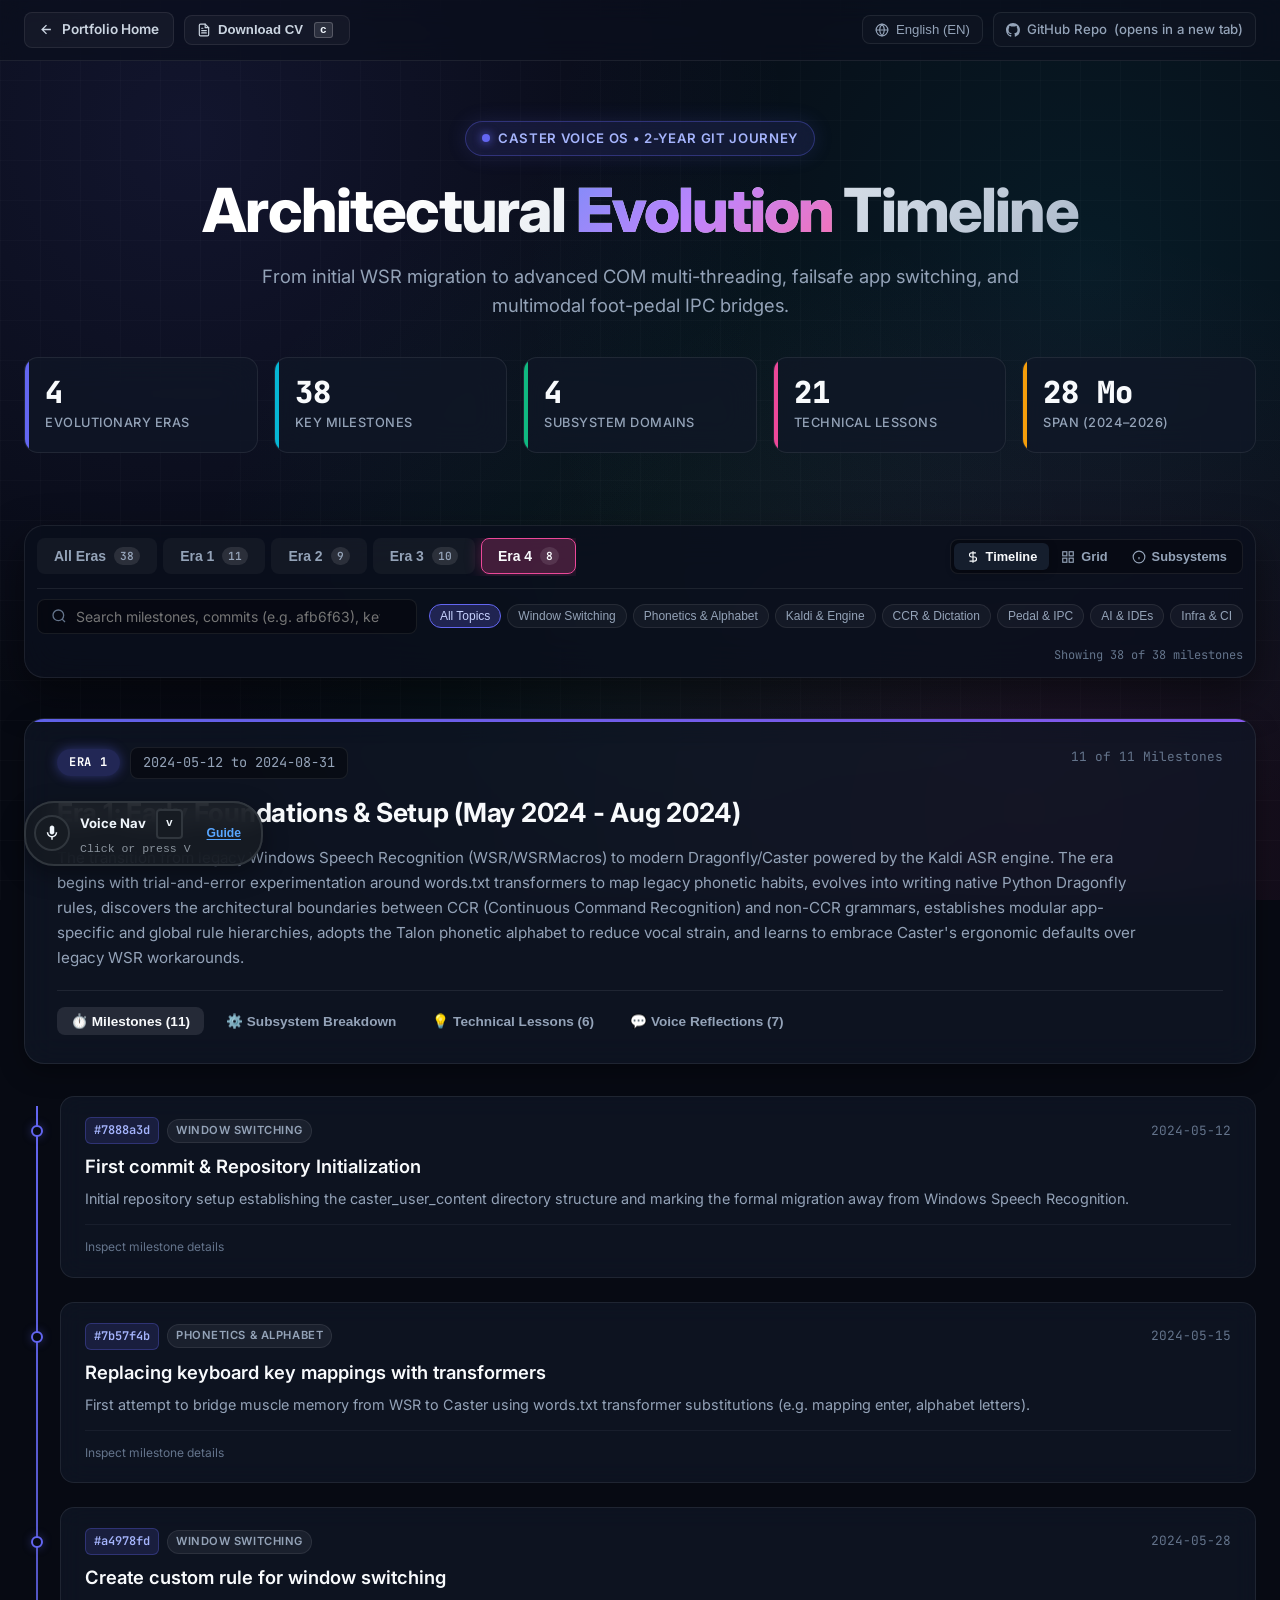
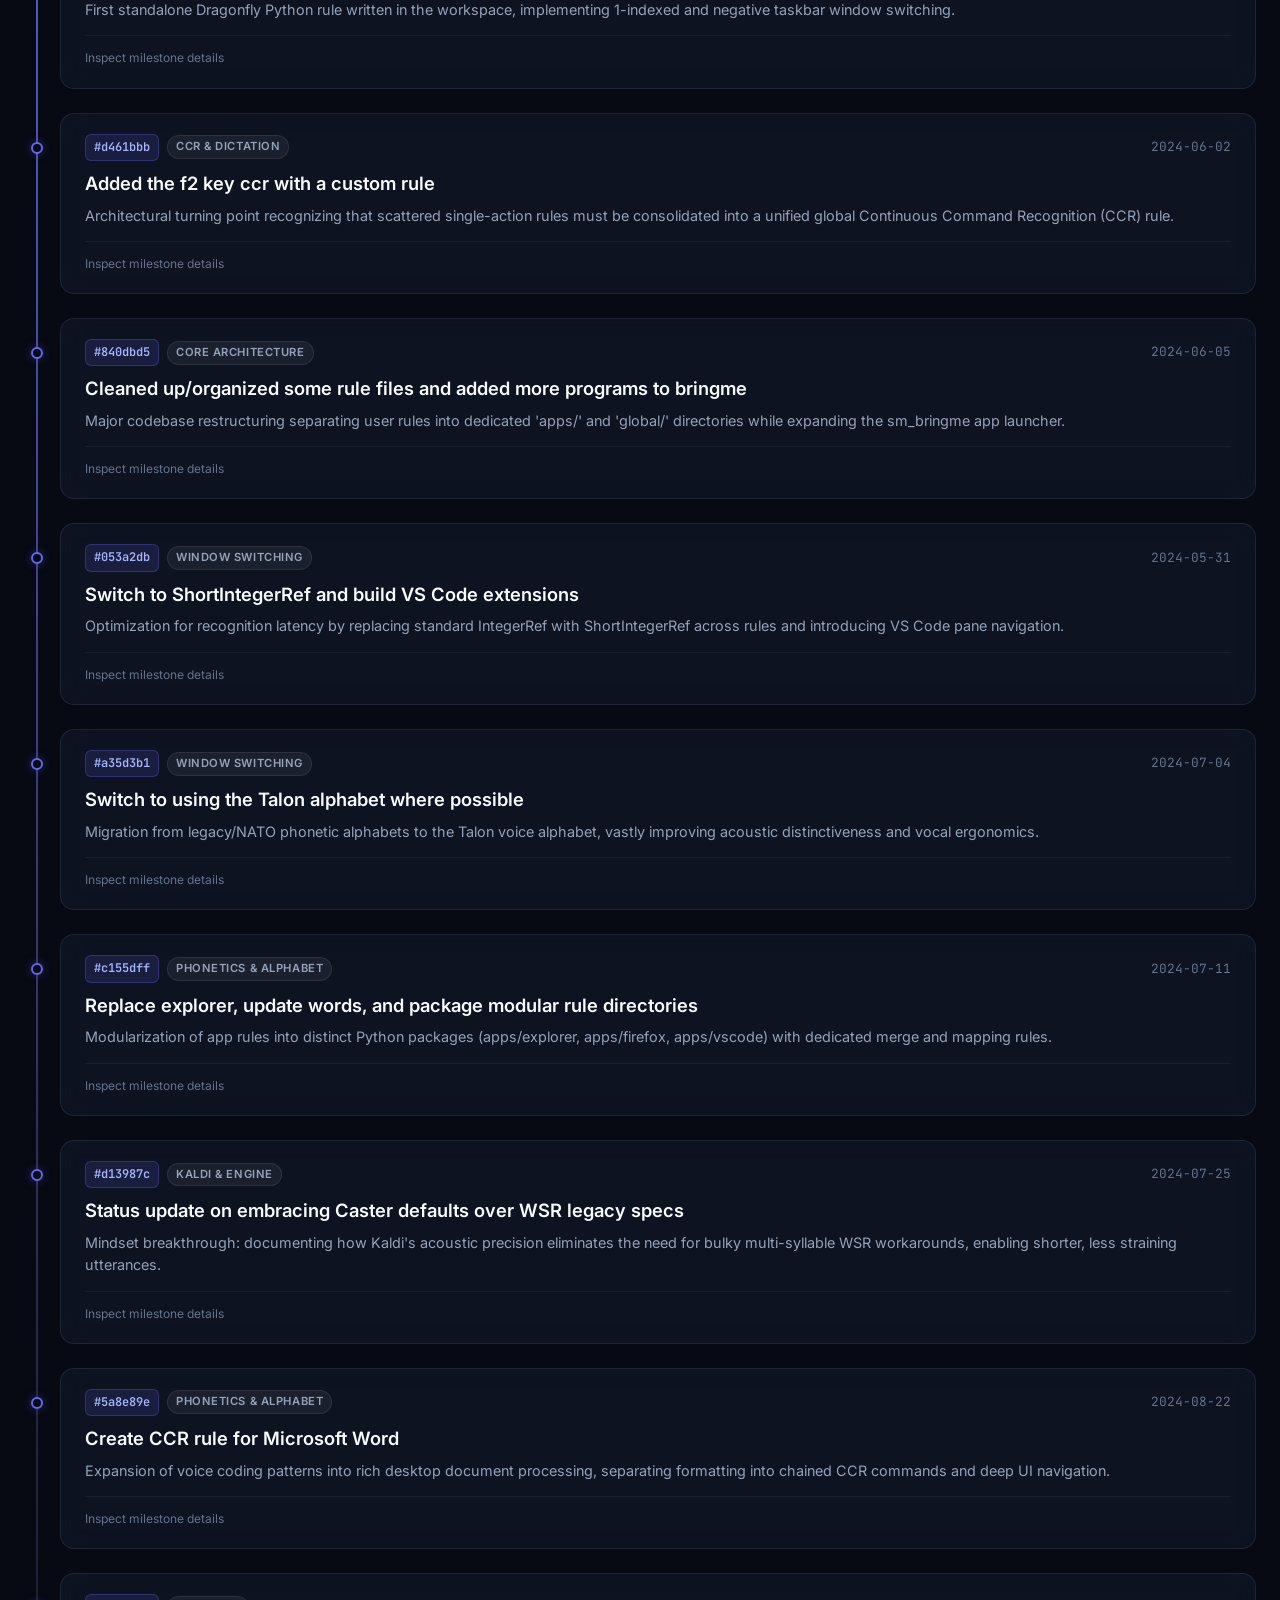
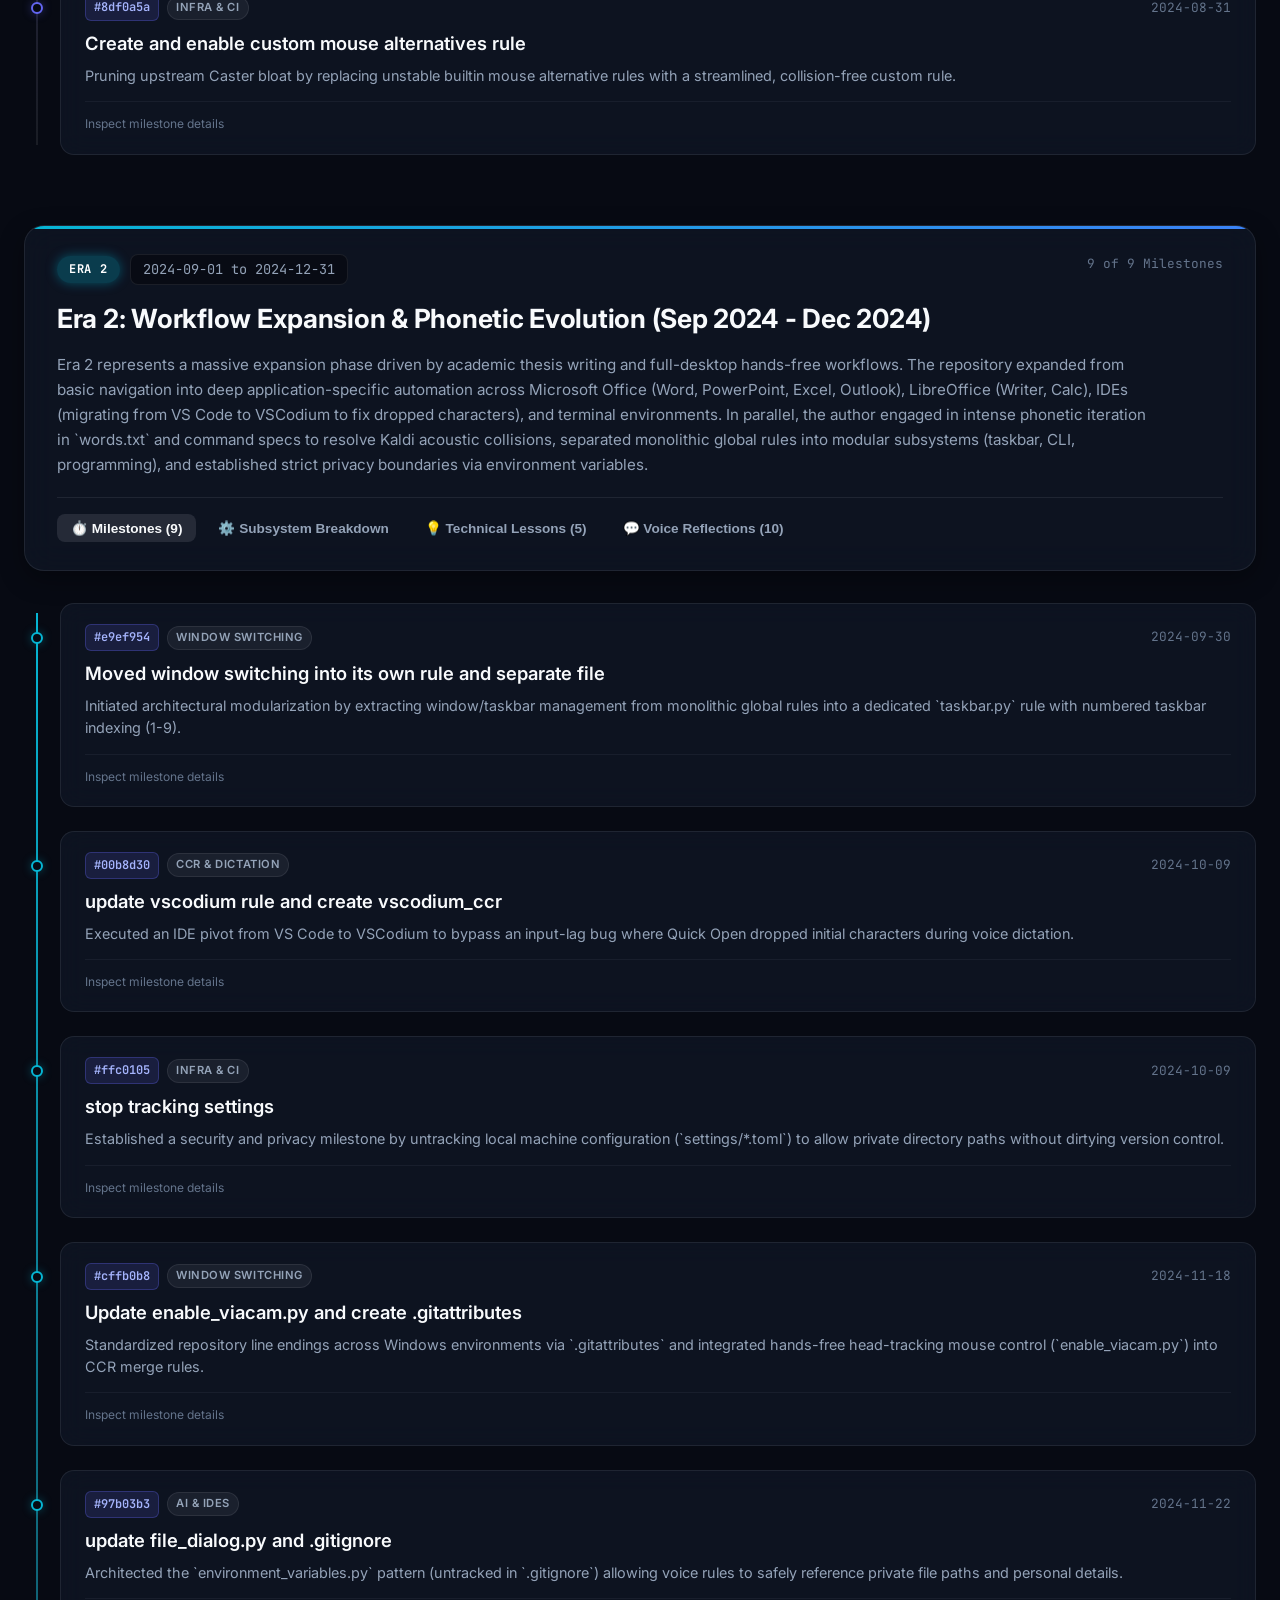
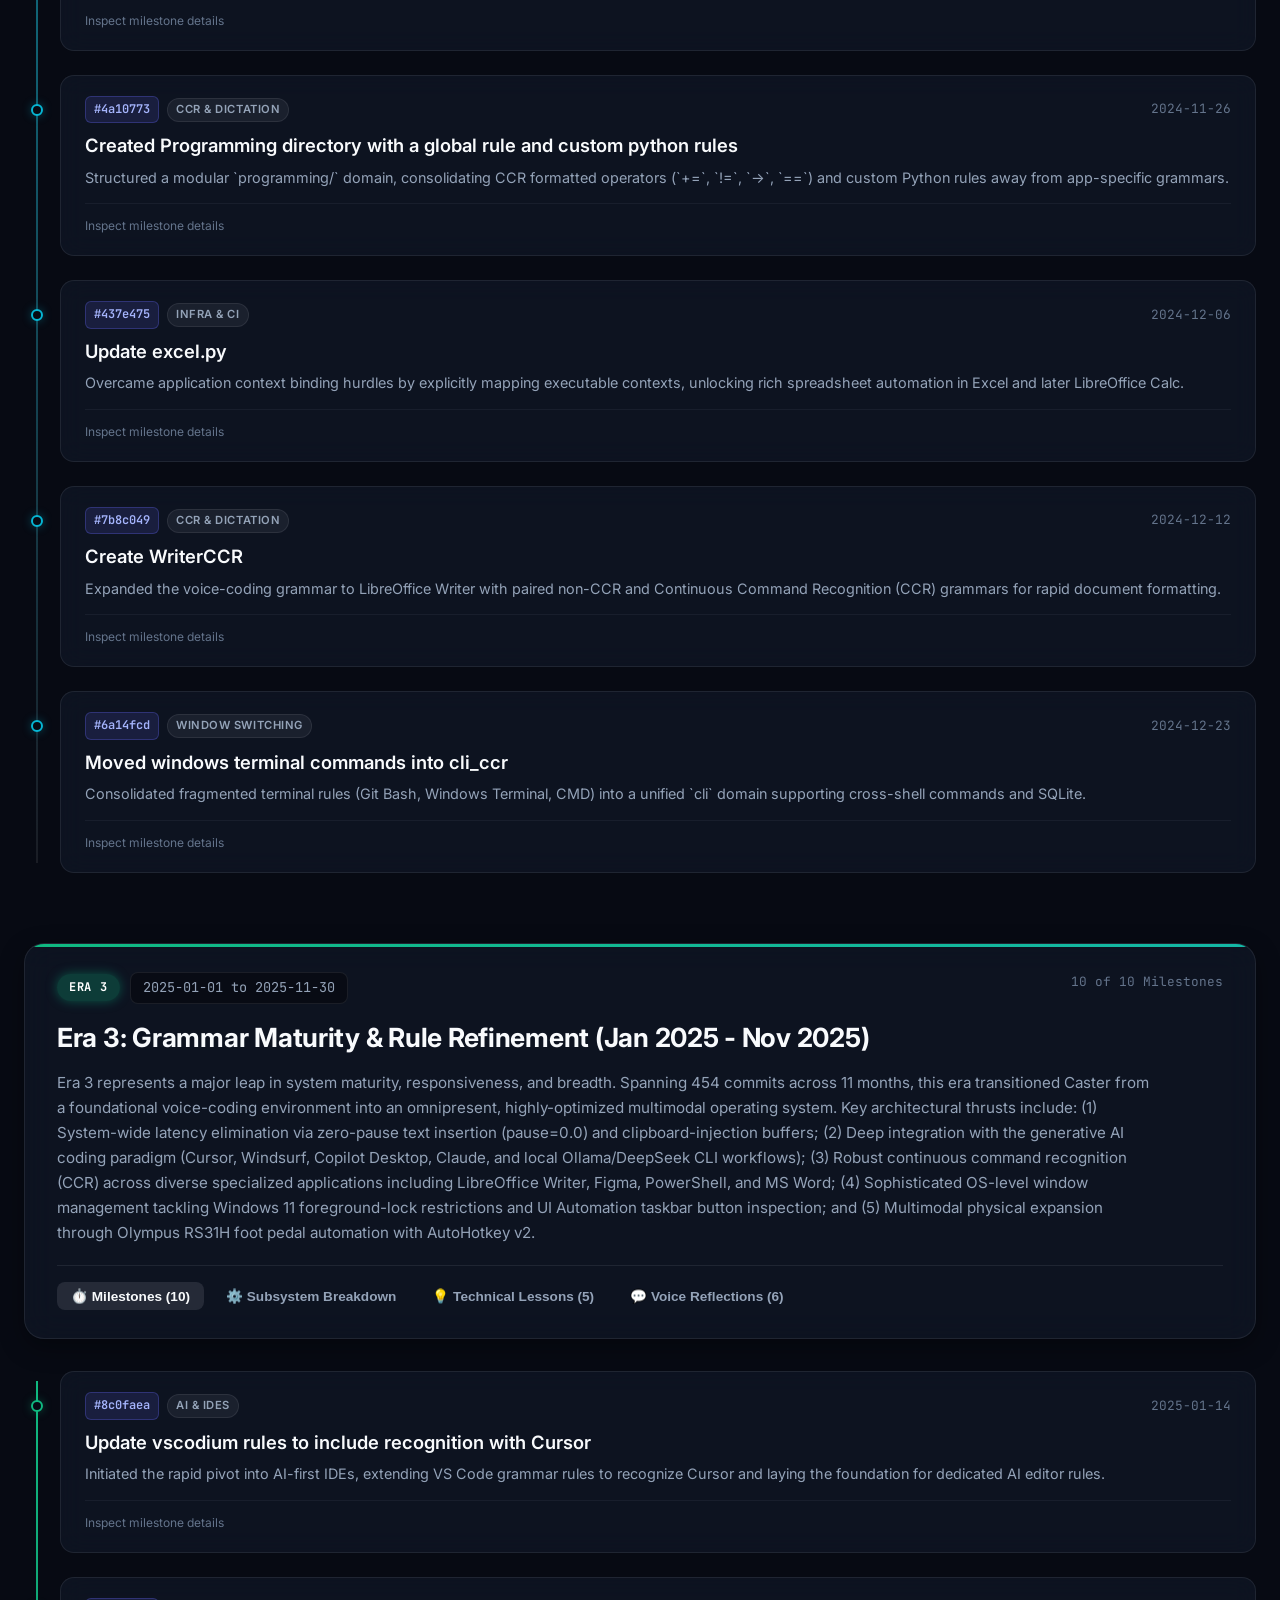
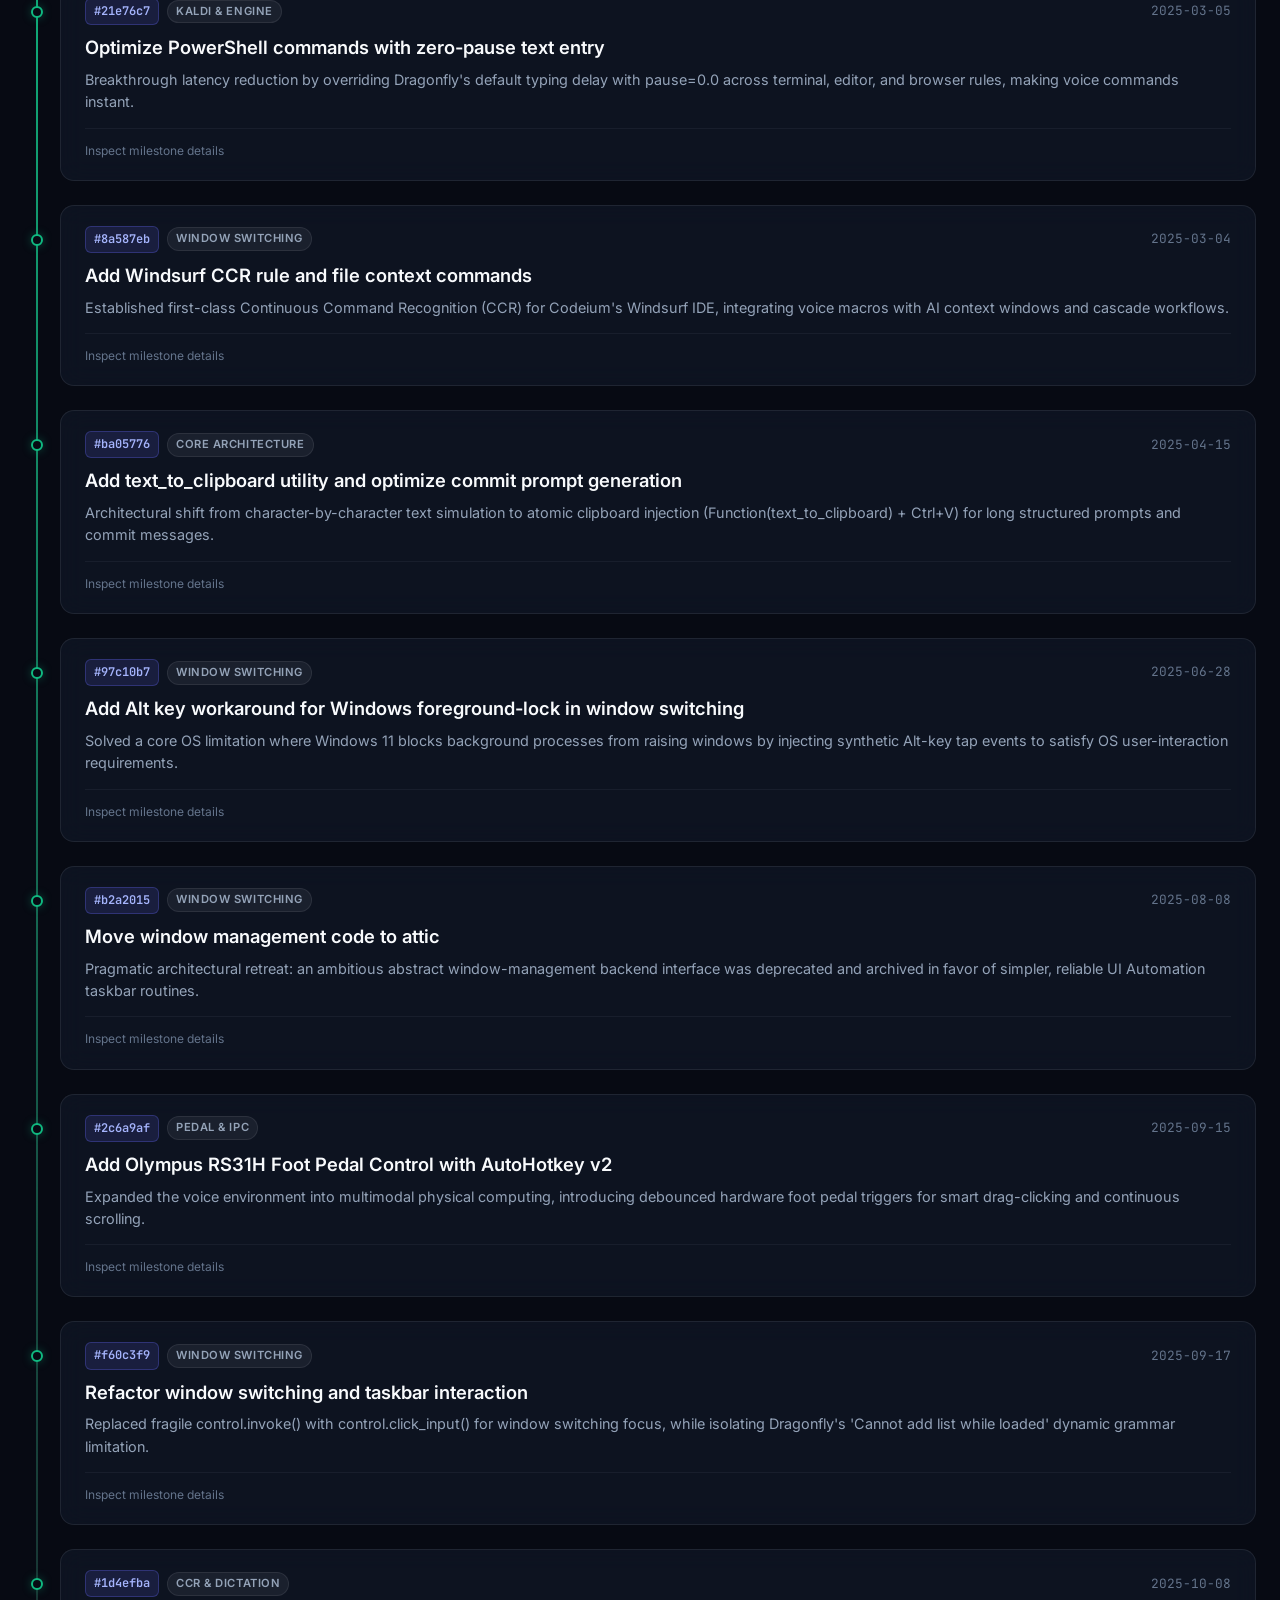
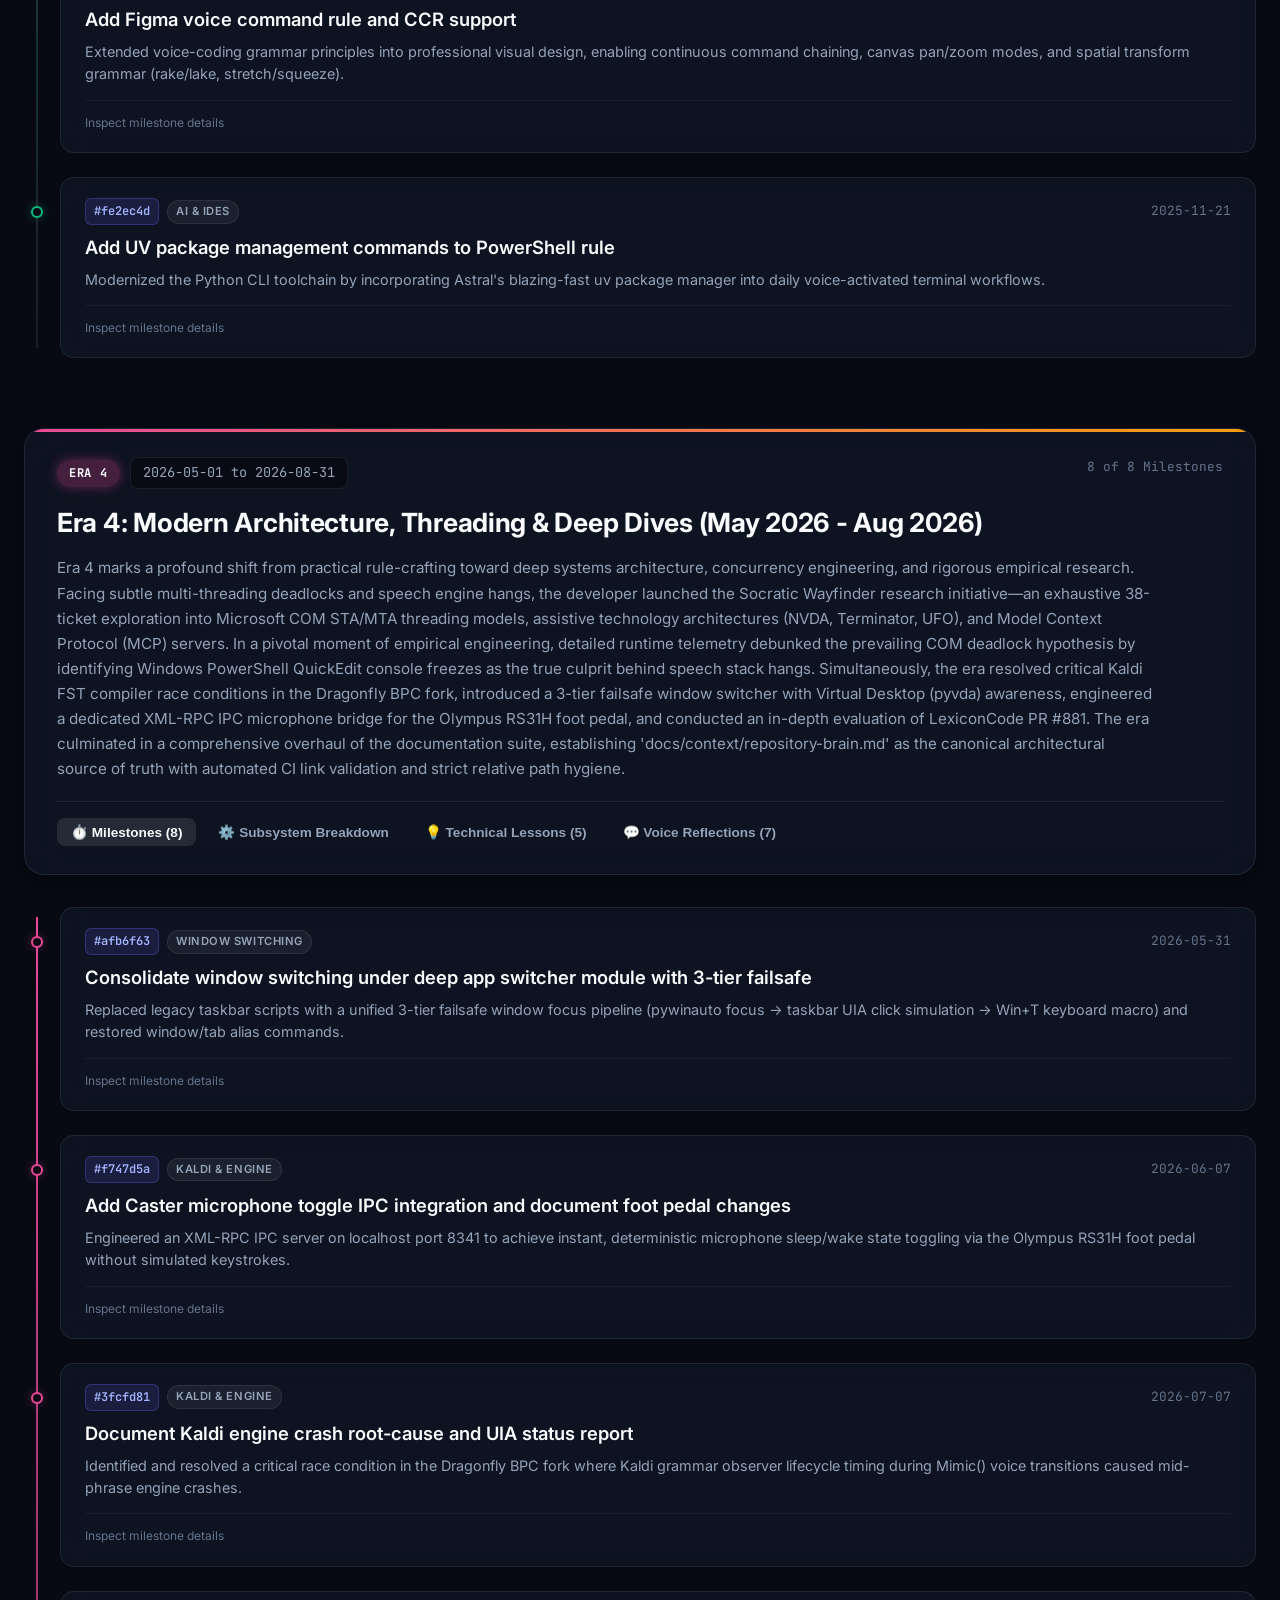
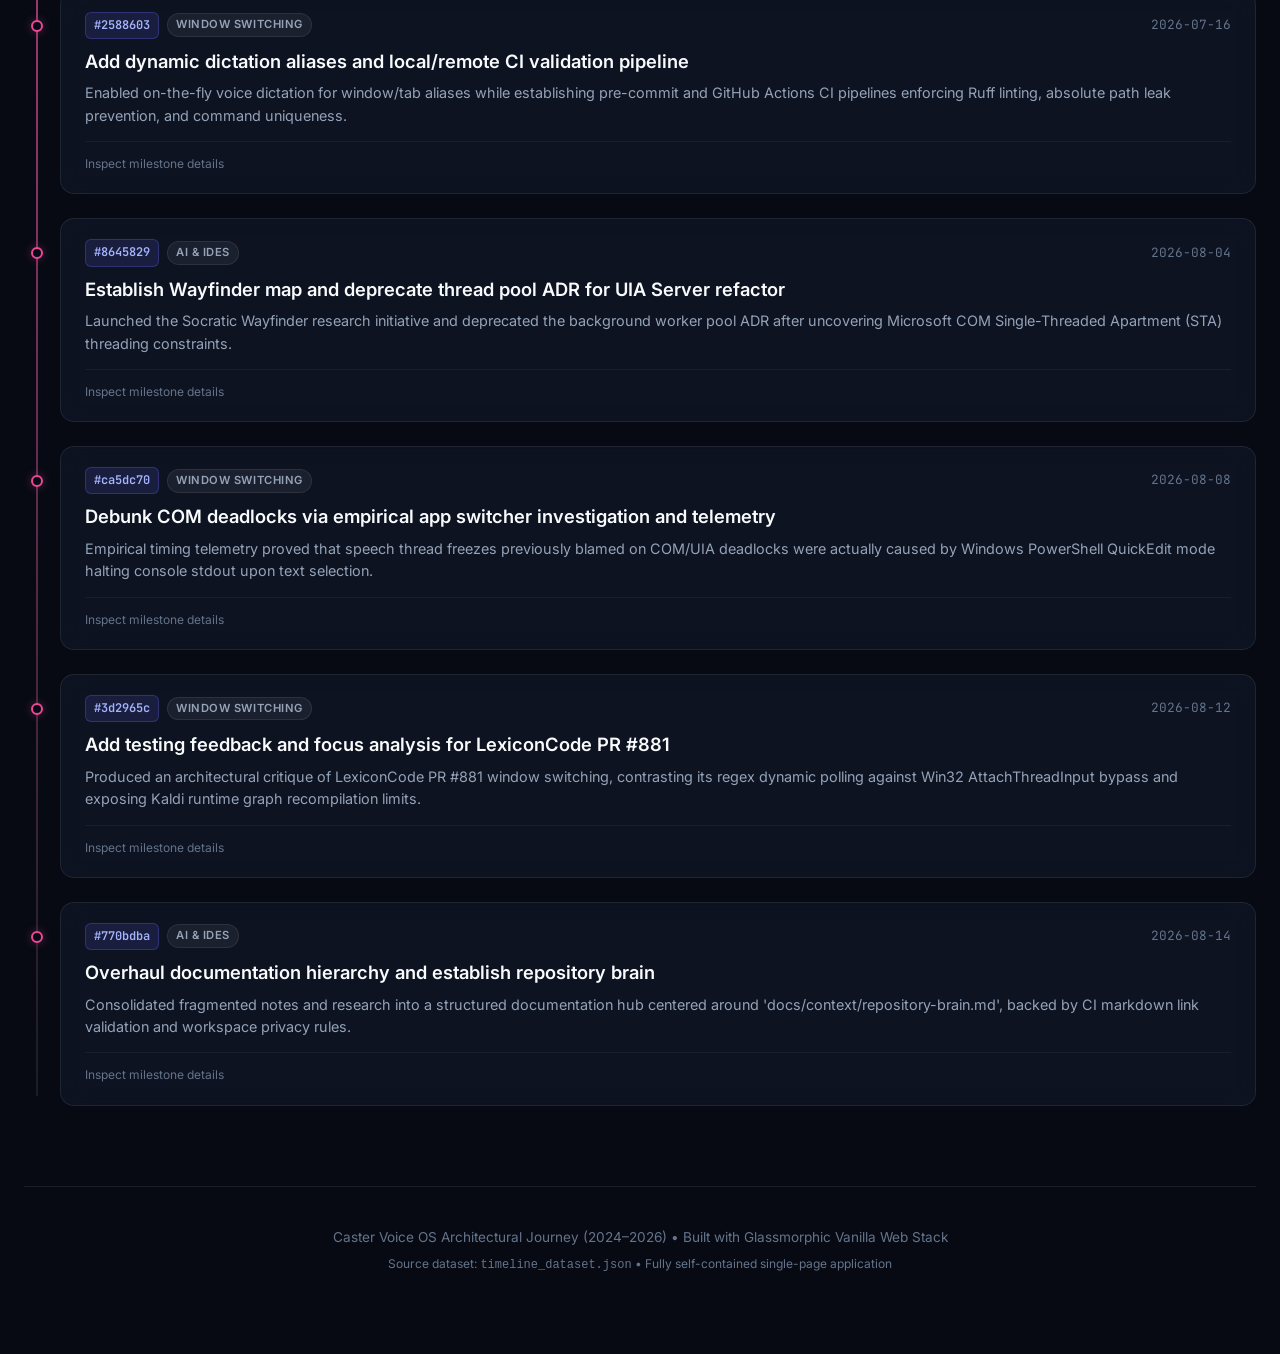
<file: timeline.html>
<!DOCTYPE html>
<html lang="en">
<head>
  <meta charset="UTF-8">
  <meta name="viewport" content="width=device-width, initial-scale=1.0">
  <title>Caster Voice OS — 2-Year Git Evolution Timeline</title>
  <script>
    (function () {
      const savedLang = localStorage.getItem('portfolio_lang');
      if (savedLang) {
        document.documentElement.setAttribute('lang', savedLang);
      } else if (navigator && navigator.language && navigator.language.toLowerCase().startsWith('fi')) {
        document.documentElement.setAttribute('lang', 'fi');
      } else {
        document.documentElement.setAttribute('lang', 'en');
      }
    })();
  </script>
  <link rel="preconnect" href="https://fonts.googleapis.com">
  <link rel="preconnect" href="https://fonts.gstatic.com" crossorigin>
  <link href="https://fonts.googleapis.com/css2?family=Inter:wght@300;400;500;600;700;800&family=JetBrains+Mono:wght@400;500;600;700&display=swap" rel="stylesheet">
  <link rel="stylesheet" href="./css/tokens.css">
  <link rel="stylesheet" href="./css/dialog.css">
  <link rel="stylesheet" href="./css/voice-nav.css">
  <style>
    :root {
      --bg-base: #070a13;
      --bg-surface-1: rgba(17, 24, 39, 0.7);
      --bg-surface-2: rgba(30, 41, 59, 0.65);
      --bg-surface-3: rgba(45, 55, 72, 0.6);
      --bg-glass: rgba(15, 23, 42, 0.75);
      --border-subtle: rgba(255, 255, 255, 0.08);
      --border-highlight: rgba(255, 255, 255, 0.16);
      --border-accent: rgba(99, 102, 241, 0.4);
      
      --text-main: #f8fafc;
      --text-muted: #94a3b8;
      --text-dim: #64748b;
      
      --color-era1: #6366f1;
      --color-era1-glow: rgba(99, 102, 241, 0.35);
      --color-era2: #06b6d4;
      --color-era2-glow: rgba(6, 182, 212, 0.35);
      --color-era3: #10b981;
      --color-era3-glow: rgba(16, 185, 129, 0.35);
      --color-era4: #ec4899;
      --color-era4-glow: rgba(236, 72, 153, 0.35);
      
      --accent-indigo: #6366f1;
      --accent-purple: #8b5cf6;
      --accent-cyan: #06b6d4;
      --accent-emerald: #10b981;
      --accent-pink: #ec4899;
      --accent-amber: #f59e0b;
      
      --radius-sm: 8px;
      --radius-md: 14px;
      --radius-lg: 20px;
      --radius-full: 9999px;
      
      --shadow-sm: 0 4px 12px rgba(0, 0, 0, 0.25);
      --shadow-md: 0 8px 24px rgba(0, 0, 0, 0.35);
      --shadow-lg: 0 16px 40px rgba(0, 0, 0, 0.5);
      --shadow-glow: 0 0 30px rgba(99, 102, 241, 0.25);
      
      --transition-fast: 0.15s cubic-bezier(0.4, 0, 0.2, 1);
      --transition-normal: 0.25s cubic-bezier(0.4, 0, 0.2, 1);
      --transition-bounce: 0.35s cubic-bezier(0.34, 1.56, 0.64, 1);
    }

    * {
      box-sizing: border-box;
      margin: 0;
      padding: 0;
    }

    html {
      scroll-behavior: smooth;
      scroll-padding-top: 100px;
      color-scheme: dark;
    }

    body {
      background-color: var(--bg-base);
      background-image: 
        radial-gradient(circle at 15% 15%, rgba(99, 102, 241, 0.12) 0%, transparent 45%),
        radial-gradient(circle at 85% 30%, rgba(6, 182, 212, 0.1) 0%, transparent 45%),
        radial-gradient(circle at 50% 65%, rgba(16, 185, 129, 0.08) 0%, transparent 50%),
        radial-gradient(circle at 80% 90%, rgba(236, 72, 153, 0.1) 0%, transparent 45%);
      background-attachment: fixed;
      color: var(--text-main);
      font-family: 'Inter', -apple-system, BlinkMacSystemFont, 'Segoe UI', Roboto, sans-serif;
      line-height: 1.6;
      min-height: 100vh;
      overflow-x: hidden;
      -webkit-font-smoothing: antialiased;
    }

    /* Ambient Background Grid Pattern */
    body::before {
      content: '';
      position: fixed;
      top: 0;
      left: 0;
      right: 0;
      bottom: 0;
      background-image: 
        linear-gradient(rgba(255, 255, 255, 0.02) 1px, transparent 1px),
        linear-gradient(90deg, rgba(255, 255, 255, 0.02) 1px, transparent 1px);
      background-size: 40px 40px;
      pointer-events: none;
      z-index: 0;
    }

    .app-container {
      position: relative;
      z-index: 1;
      max-width: 1380px;
      margin: 0 auto;
      padding: 0 24px 80px 24px;
    }

    /* Header & Hero */
    .hero-header {
      padding: 60px 0 32px 0;
      text-align: center;
      position: relative;
    }

    .hero-pill {
      display: inline-flex;
      align-items: center;
      gap: 8px;
      padding: 6px 16px;
      border-radius: var(--radius-full);
      background: rgba(99, 102, 241, 0.12);
      border: 1px solid rgba(99, 102, 241, 0.35);
      color: #a5b4fc;
      font-size: 0.825rem;
      font-weight: 600;
      letter-spacing: 0.05em;
      text-transform: uppercase;
      margin-bottom: 20px;
      box-shadow: 0 0 20px rgba(99, 102, 241, 0.15);
      backdrop-filter: blur(8px);
    }

    .hero-pill-dot {
      width: 8px;
      height: 8px;
      border-radius: 50%;
      background: var(--accent-indigo);
      box-shadow: 0 0 10px var(--accent-indigo);
      animation: pulse-glow 2s infinite;
    }

    .hero-title {
      font-size: clamp(2.4rem, 5vw, 3.8rem);
      font-weight: 800;
      letter-spacing: -0.03em;
      line-height: 1.15;
      margin-bottom: 16px;
      background: linear-gradient(135deg, #ffffff 30%, #cbd5e1 70%, #94a3b8 100%);
      -webkit-background-clip: text;
      -webkit-text-fill-color: transparent;
    }

    .hero-title span {
      background: linear-gradient(135deg, #818cf8, #c084fc, #f472b6);
      -webkit-background-clip: text;
      -webkit-text-fill-color: transparent;
    }

    .hero-subtitle {
      font-size: 1.15rem;
      color: var(--text-muted);
      max-width: 840px;
      margin: 0 auto 36px auto;
      font-weight: 400;
    }

    /* Stats Grid Banner */
    .stats-grid {
      display: grid;
      grid-template-columns: repeat(auto-fit, minmax(180px, 1fr));
      gap: 16px;
      margin-bottom: 40px;
    }

    .stat-card {
      background: var(--bg-surface-1);
      backdrop-filter: blur(16px);
      border: 1px solid var(--border-subtle);
      border-radius: var(--radius-md);
      padding: 18px 20px;
      text-align: left;
      transition: var(--transition-normal);
      position: relative;
      overflow: hidden;
    }

    .stat-card:hover {
      transform: translateY(-3px);
      border-color: var(--border-highlight);
      box-shadow: var(--shadow-md);
    }

    .stat-card::after {
      content: '';
      position: absolute;
      top: 0;
      left: 0;
      width: 4px;
      height: 100%;
      background: var(--accent-color, var(--accent-indigo));
    }

    .stat-number {
      font-size: 1.9rem;
      font-weight: 800;
      font-family: 'JetBrains Mono', monospace;
      color: var(--text-main);
      line-height: 1.1;
      margin-bottom: 4px;
    }

    .stat-label {
      font-size: 0.8rem;
      color: var(--text-muted);
      font-weight: 500;
      text-transform: uppercase;
      letter-spacing: 0.04em;
    }

    /* Sticky Navigation & Control Deck */
    .control-deck {
      position: sticky;
      top: 16px;
      z-index: 100;
      margin-bottom: 40px;
      padding: 12px;
      background: rgba(10, 15, 29, 0.82);
      backdrop-filter: blur(20px);
      -webkit-backdrop-filter: blur(20px);
      border: 1px solid var(--border-subtle);
      border-radius: var(--radius-lg);
      box-shadow: var(--shadow-lg);
      display: flex;
      flex-direction: column;
      gap: 12px;
      transition: border-color var(--transition-normal);
    }

    .control-deck:hover {
      border-color: var(--border-highlight);
    }

    .nav-top-row {
      display: flex;
      align-items: center;
      justify-content: space-between;
      gap: 16px;
      flex-wrap: wrap;
    }

    .era-nav-tabs {
      display: flex;
      gap: 6px;
      overflow-x: auto;
      padding-bottom: 2px;
      scrollbar-width: none;
    }

    .era-nav-tabs::-webkit-scrollbar {
      display: none;
    }

    .era-tab-btn {
      background: rgba(255, 255, 255, 0.04);
      border: 1px solid transparent;
      color: var(--text-muted);
      padding: 8px 16px;
      border-radius: var(--radius-sm);
      font-size: 0.875rem;
      font-weight: 600;
      cursor: pointer;
      display: flex;
      align-items: center;
      gap: 8px;
      white-space: nowrap;
      transition: var(--transition-fast);
    }

    .era-tab-btn:hover {
      background: rgba(255, 255, 255, 0.08);
      color: var(--text-main);
    }

    .era-tab-btn.active {
      background: var(--active-bg, rgba(99, 102, 241, 0.2));
      border-color: var(--active-border, rgba(99, 102, 241, 0.5));
      color: var(--text-main);
      box-shadow: 0 0 16px var(--active-glow, rgba(99, 102, 241, 0.25));
    }

    .tab-badge {
      font-size: 0.7rem;
      padding: 2px 6px;
      border-radius: var(--radius-full);
      background: rgba(255, 255, 255, 0.1);
      font-family: 'JetBrains Mono', monospace;
    }

    .view-toggles {
      display: flex;
      align-items: center;
      background: rgba(0, 0, 0, 0.3);
      padding: 3px;
      border-radius: var(--radius-sm);
      border: 1px solid var(--border-subtle);
    }

    .view-btn {
      background: transparent;
      border: none;
      color: var(--text-muted);
      padding: 6px 12px;
      border-radius: 6px;
      font-size: 0.8rem;
      font-weight: 600;
      cursor: pointer;
      display: flex;
      align-items: center;
      gap: 6px;
      transition: var(--transition-fast);
    }

    .view-btn.active {
      background: var(--bg-surface-2);
      color: var(--text-main);
      box-shadow: 0 2px 8px rgba(0,0,0,0.3);
    }

    /* Filter & Search Bar Row */
    .filter-search-row {
      display: flex;
      align-items: center;
      gap: 12px;
      flex-wrap: wrap;
      border-top: 1px solid var(--border-subtle);
      padding-top: 10px;
    }

    .search-box-wrapper {
      position: relative;
      flex: 1;
      min-width: 240px;
    }

    .search-icon {
      position: absolute;
      left: 14px;
      top: 50%;
      transform: translateY(-50%);
      color: var(--text-dim);
      pointer-events: none;
      width: 16px;
      height: 16px;
    }

    .search-input {
      width: 100%;
      background: rgba(0, 0, 0, 0.35);
      border: 1px solid var(--border-subtle);
      border-radius: var(--radius-sm);
      padding: 8px 36px 8px 38px;
      color: var(--text-main);
      font-size: 0.875rem;
      font-family: inherit;
      outline: none;
      transition: var(--transition-fast);
    }

    .search-input:focus {
      border-color: var(--accent-indigo);
      box-shadow: 0 0 0 3px rgba(99, 102, 241, 0.2);
    }

    .search-clear {
      position: absolute;
      right: 12px;
      top: 50%;
      transform: translateY(-50%);
      background: none;
      border: none;
      color: var(--text-dim);
      cursor: pointer;
      padding: 4px;
      display: none;
      align-items: center;
      justify-content: center;
    }

    .search-clear:hover {
      color: var(--text-main);
    }

    .category-chips {
      display: flex;
      gap: 6px;
      overflow-x: auto;
      scrollbar-width: none;
      padding: 2px 0;
    }

    .category-chips::-webkit-scrollbar {
      display: none;
    }

    .chip-btn {
      background: rgba(255, 255, 255, 0.04);
      border: 1px solid var(--border-subtle);
      color: var(--text-muted);
      padding: 4px 10px;
      border-radius: var(--radius-full);
      font-size: 0.75rem;
      font-weight: 500;
      cursor: pointer;
      white-space: nowrap;
      transition: var(--transition-fast);
    }

    .chip-btn:hover {
      background: rgba(255, 255, 255, 0.08);
      color: var(--text-main);
    }

    .chip-btn.active {
      background: rgba(99, 102, 241, 0.25);
      border-color: var(--accent-indigo);
      color: #c7d2fe;
    }

    .results-count-badge {
      font-size: 0.75rem;
      color: var(--text-dim);
      font-family: 'JetBrains Mono', monospace;
      white-space: nowrap;
      margin-left: auto;
    }

    /* Era Section Containers */
    .era-section {
      margin-bottom: 70px;
      scroll-margin-top: 110px;
      position: relative;
    }

    .era-header-card {
      background: var(--bg-surface-1);
      backdrop-filter: blur(16px);
      border: 1px solid var(--border-subtle);
      border-radius: var(--radius-lg);
      padding: 28px 32px;
      margin-bottom: 32px;
      position: relative;
      overflow: hidden;
      box-shadow: var(--shadow-md);
      transition: var(--transition-normal);
    }

    .era-header-card:hover {
      border-color: var(--border-highlight);
    }

    .era-header-card::before {
      content: '';
      position: absolute;
      top: 0;
      left: 0;
      right: 0;
      height: 3px;
      background: var(--era-gradient);
    }

    .era-header-top {
      display: flex;
      justify-content: space-between;
      align-items: flex-start;
      gap: 16px;
      margin-bottom: 12px;
      flex-wrap: wrap;
    }

    .era-tag-badge {
      display: inline-flex;
      align-items: center;
      gap: 6px;
      padding: 4px 12px;
      border-radius: var(--radius-full);
      font-size: 0.75rem;
      font-weight: 700;
      letter-spacing: 0.06em;
      text-transform: uppercase;
      font-family: 'JetBrains Mono', monospace;
      color: #ffffff;
      background: var(--era-badge-bg);
      box-shadow: 0 0 12px var(--era-badge-glow);
    }

    .era-date-range {
      font-size: 0.85rem;
      color: var(--text-muted);
      font-family: 'JetBrains Mono', monospace;
      background: rgba(0, 0, 0, 0.35);
      padding: 4px 12px;
      border-radius: var(--radius-sm);
      border: 1px solid var(--border-subtle);
    }

    .era-title {
      font-size: 1.65rem;
      font-weight: 700;
      color: var(--text-main);
      margin-bottom: 12px;
      letter-spacing: -0.01em;
    }

    .era-theme-text {
      font-size: 0.95rem;
      color: var(--text-muted);
      line-height: 1.65;
      max-width: 1100px;
      margin-bottom: 20px;
    }

    /* Era Sub-tabs */
    .era-subtabs {
      display: flex;
      gap: 8px;
      border-top: 1px solid var(--border-subtle);
      padding-top: 16px;
      overflow-x: auto;
    }

    .era-subtab-btn {
      background: transparent;
      border: none;
      color: var(--text-muted);
      font-size: 0.85rem;
      font-weight: 600;
      padding: 6px 14px;
      border-radius: var(--radius-sm);
      cursor: pointer;
      display: flex;
      align-items: center;
      gap: 6px;
      transition: var(--transition-fast);
    }

    .era-subtab-btn:hover {
      background: rgba(255, 255, 255, 0.05);
      color: var(--text-main);
    }

    .era-subtab-btn.active {
      background: rgba(255, 255, 255, 0.1);
      color: var(--text-main);
    }

    /* TIMELINE VIEW (Vertical track) */
    .timeline-track-container {
      position: relative;
      padding-left: 36px;
    }

    .timeline-spine {
      position: absolute;
      top: 10px;
      bottom: 10px;
      left: 12px;
      width: 2px;
      background: linear-gradient(to bottom, var(--era-color) 0%, rgba(255, 255, 255, 0.08) 100%);
    }

    .milestone-item {
      position: relative;
      margin-bottom: 24px;
      transition: var(--transition-normal);
    }

    .milestone-item:last-child {
      margin-bottom: 0;
    }

    .milestone-node {
      position: absolute;
      left: -36px;
      top: 22px;
      width: 26px;
      height: 26px;
      transform: translateX(0);
      display: flex;
      align-items: center;
      justify-content: center;
      z-index: 2;
    }

    .milestone-node-inner {
      width: 12px;
      height: 12px;
      border-radius: 50%;
      background: var(--bg-base);
      border: 2px solid var(--era-color);
      box-shadow: 0 0 10px var(--era-glow);
      transition: var(--transition-bounce);
    }

    .milestone-item:hover .milestone-node-inner {
      transform: scale(1.4);
      background: var(--era-color);
      box-shadow: 0 0 16px var(--era-color);
    }

    /* Milestone Glass Card */
    .milestone-card {
      background: var(--bg-surface-1);
      backdrop-filter: blur(12px);
      border: 1px solid var(--border-subtle);
      border-radius: var(--radius-md);
      padding: 20px 24px;
      transition: var(--transition-normal);
      cursor: pointer;
      position: relative;
      overflow: hidden;
    }

    .milestone-card:hover {
      background: var(--bg-surface-2);
      border-color: var(--era-border-hover, var(--accent-indigo));
      transform: translateX(4px);
      box-shadow: var(--shadow-md), 0 0 24px var(--era-glow);
    }

    .milestone-card-header {
      display: flex;
      justify-content: space-between;
      align-items: center;
      gap: 12px;
      margin-bottom: 10px;
      flex-wrap: wrap;
    }

    .milestone-meta-group {
      display: flex;
      align-items: center;
      gap: 8px;
      flex-wrap: wrap;
    }

    .commit-hash-pill {
      font-family: 'JetBrains Mono', monospace;
      font-size: 0.75rem;
      font-weight: 600;
      color: #a5b4fc;
      background: rgba(99, 102, 241, 0.15);
      border: 1px solid rgba(99, 102, 241, 0.3);
      padding: 3px 8px;
      border-radius: 6px;
      display: inline-flex;
      align-items: center;
      gap: 4px;
      transition: var(--transition-fast);
    }

    .commit-hash-pill:hover {
      background: rgba(99, 102, 241, 0.3);
      color: #ffffff;
    }

    .milestone-date {
      font-family: 'JetBrains Mono', monospace;
      font-size: 0.8rem;
      color: var(--text-dim);
    }

    .milestone-category-pill {
      font-size: 0.7rem;
      font-weight: 600;
      text-transform: uppercase;
      letter-spacing: 0.05em;
      padding: 2px 8px;
      border-radius: var(--radius-full);
      background: rgba(255, 255, 255, 0.06);
      color: var(--text-muted);
      border: 1px solid var(--border-subtle);
    }

    .milestone-title {
      font-size: 1.15rem;
      font-weight: 600;
      color: var(--text-main);
      margin-bottom: 8px;
      line-height: 1.4;
    }

    .milestone-significance {
      font-size: 0.9rem;
      color: var(--text-muted);
      line-height: 1.55;
    }

    .milestone-card-footer {
      display: flex;
      justify-content: space-between;
      align-items: center;
      margin-top: 14px;
      padding-top: 12px;
      border-top: 1px solid rgba(255, 255, 255, 0.05);
      font-size: 0.75rem;
      color: var(--text-dim);
    }

    .card-inspect-hint {
      display: flex;
      align-items: center;
      gap: 4px;
      color: var(--accent-indigo);
      font-weight: 600;
      opacity: 0;
      transform: translateX(-4px);
      transition: var(--transition-fast);
    }

    .milestone-card:hover .card-inspect-hint {
      opacity: 1;
      transform: translateX(0);
    }

    /* GRID VIEW */
    .milestone-grid-container {
      display: grid;
      grid-template-columns: repeat(auto-fill, minmax(340px, 1fr));
      gap: 20px;
    }

    .milestone-grid-container .milestone-card {
      height: 100%;
      display: flex;
      flex-direction: column;
      justify-content: space-between;
    }

    /* SUBSYSTEM PANELS VIEW */
    .subsystems-grid {
      display: grid;
      grid-template-columns: repeat(auto-fit, minmax(300px, 1fr));
      gap: 20px;
      margin-bottom: 30px;
    }

    .subsystem-panel {
      background: var(--bg-surface-1);
      backdrop-filter: blur(12px);
      border: 1px solid var(--border-subtle);
      border-radius: var(--radius-md);
      padding: 24px;
      transition: var(--transition-normal);
    }

    .subsystem-panel:hover {
      border-color: var(--border-highlight);
      box-shadow: var(--shadow-sm);
    }

    .subsystem-panel-header {
      display: flex;
      align-items: center;
      gap: 10px;
      margin-bottom: 16px;
      padding-bottom: 12px;
      border-bottom: 1px solid var(--border-subtle);
    }

    .subsystem-icon {
      width: 32px;
      height: 32px;
      border-radius: 8px;
      display: flex;
      align-items: center;
      justify-content: center;
      background: rgba(99, 102, 241, 0.15);
      color: #818cf8;
    }

    .subsystem-panel-title {
      font-size: 1.05rem;
      font-weight: 700;
      color: var(--text-main);
    }

    .subsystem-list {
      list-style: none;
      display: flex;
      flex-direction: column;
      gap: 10px;
    }

    .subsystem-item {
      position: relative;
      padding-left: 18px;
      font-size: 0.875rem;
      color: var(--text-muted);
      line-height: 1.5;
    }

    .subsystem-item::before {
      content: '›';
      position: absolute;
      left: 2px;
      top: 0;
      color: var(--era-color, var(--accent-indigo));
      font-weight: 800;
      font-size: 1.1rem;
      line-height: 1.3;
    }

    /* TECHNICAL LESSONS & QUOTES */
    .insights-container {
      display: grid;
      grid-template-columns: repeat(auto-fit, minmax(320px, 1fr));
      gap: 20px;
      margin-top: 20px;
    }

    .lesson-card {
      background: rgba(15, 23, 42, 0.65);
      border: 1px solid var(--border-subtle);
      border-left: 3px solid var(--era-color, var(--accent-indigo));
      border-radius: var(--radius-sm);
      padding: 16px 18px;
      font-size: 0.875rem;
      color: #cbd5e1;
      line-height: 1.55;
    }

    .lesson-title {
      font-weight: 700;
      color: var(--text-main);
      margin-bottom: 6px;
      display: flex;
      align-items: center;
      gap: 6px;
    }

    .quote-card {
      background: rgba(30, 41, 59, 0.45);
      border: 1px dashed var(--border-subtle);
      border-radius: var(--radius-md);
      padding: 18px 20px;
      font-style: italic;
      font-size: 0.875rem;
      color: #e2e8f0;
      line-height: 1.6;
      position: relative;
    }

    .quote-card::before {
      content: '“';
      font-size: 2.2rem;
      color: var(--era-color, var(--accent-indigo));
      opacity: 0.4;
      line-height: 0;
      position: absolute;
      top: 18px;
      left: 8px;
      font-family: Georgia, serif;
    }

    .quote-text {
      padding-left: 16px;
    }

    /* MODAL DIALOG */
    .modal-backdrop {
      position: fixed;
      top: 0;
      left: 0;
      right: 0;
      bottom: 0;
      background: rgba(4, 7, 15, 0.8);
      backdrop-filter: blur(16px);
      -webkit-backdrop-filter: blur(16px);
      z-index: 1000;
      display: flex;
      align-items: center;
      justify-content: center;
      padding: 20px;
      opacity: 0;
      pointer-events: none;
      transition: opacity var(--transition-normal);
    }

    .modal-backdrop.open {
      opacity: 1;
      pointer-events: auto;
    }

    .modal-box {
      background: rgba(17, 24, 39, 0.95);
      border: 1px solid var(--border-highlight);
      border-radius: var(--radius-lg);
      max-width: 680px;
      width: 100%;
      max-height: 88vh;
      overflow-y: auto;
      box-shadow: 0 25px 50px -12px rgba(0, 0, 0, 0.7), 0 0 40px rgba(99, 102, 241, 0.2);
      transform: scale(0.95) translateY(10px);
      transition: transform var(--transition-bounce);
      padding: 32px;
      position: relative;
    }

    .modal-backdrop.open .modal-box {
      transform: scale(1) translateY(0);
    }

    .modal-close-btn {
      position: absolute;
      top: 20px;
      right: 20px;
      background: rgba(255, 255, 255, 0.08);
      border: 1px solid var(--border-subtle);
      color: var(--text-muted);
      width: 34px;
      height: 34px;
      border-radius: 50%;
      cursor: pointer;
      display: flex;
      align-items: center;
      justify-content: center;
      transition: var(--transition-fast);
    }

    .modal-close-btn:hover {
      background: rgba(255, 255, 255, 0.16);
      color: var(--text-main);
    }

    .modal-header-meta {
      display: flex;
      align-items: center;
      gap: 10px;
      margin-bottom: 16px;
      flex-wrap: wrap;
    }

    .modal-title {
      font-size: 1.5rem;
      font-weight: 700;
      color: var(--text-main);
      margin-bottom: 16px;
      line-height: 1.35;
    }

    .modal-section-title {
      font-size: 0.75rem;
      font-weight: 700;
      text-transform: uppercase;
      letter-spacing: 0.06em;
      color: var(--text-dim);
      margin-bottom: 8px;
    }

    .modal-body-content {
      font-size: 0.95rem;
      color: #cbd5e1;
      line-height: 1.65;
      margin-bottom: 24px;
    }

    .modal-box-info {
      background: rgba(0, 0, 0, 0.3);
      border: 1px solid var(--border-subtle);
      border-radius: var(--radius-sm);
      padding: 16px;
      margin-bottom: 20px;
    }

    .modal-nav-footer {
      display: flex;
      justify-content: space-between;
      align-items: center;
      border-top: 1px solid var(--border-subtle);
      padding-top: 20px;
      margin-top: 20px;
    }

    .modal-nav-btn {
      background: rgba(255, 255, 255, 0.05);
      border: 1px solid var(--border-subtle);
      color: var(--text-muted);
      padding: 8px 16px;
      border-radius: var(--radius-sm);
      font-size: 0.85rem;
      font-weight: 600;
      cursor: pointer;
      display: flex;
      align-items: center;
      gap: 8px;
      transition: var(--transition-fast);
    }

    .modal-nav-btn:hover:not(:disabled) {
      background: rgba(255, 255, 255, 0.12);
      color: var(--text-main);
    }

    .modal-nav-btn:disabled {
      opacity: 0.3;
      cursor: not-allowed;
    }

    /* TOAST NOTIFICATION */
    .toast-container {
      position: fixed;
      bottom: 24px;
      right: 24px;
      z-index: 2000;
      display: flex;
      flex-direction: column;
      gap: 10px;
      pointer-events: none;
    }

    .toast {
      background: rgba(15, 23, 42, 0.95);
      backdrop-filter: blur(12px);
      border: 1px solid var(--border-highlight);
      border-left: 4px solid var(--accent-indigo);
      color: var(--text-main);
      padding: 12px 20px;
      border-radius: var(--radius-sm);
      font-size: 0.85rem;
      font-weight: 500;
      box-shadow: var(--shadow-lg);
      transform: translateY(20px);
      opacity: 0;
      transition: all var(--transition-normal);
      display: flex;
      align-items: center;
      gap: 10px;
    }

    .toast.show {
      transform: translateY(0);
      opacity: 1;
    }

    /* BACK TO TOP */
    .back-to-top {
      position: fixed;
      bottom: 24px;
      left: 24px;
      z-index: 90;
      width: 44px;
      height: 44px;
      border-radius: 50%;
      background: var(--bg-surface-2);
      backdrop-filter: blur(12px);
      border: 1px solid var(--border-subtle);
      color: var(--text-muted);
      cursor: pointer;
      display: flex;
      align-items: center;
      justify-content: center;
      box-shadow: var(--shadow-md);
      transition: var(--transition-normal);
      opacity: 0;
      transform: translateY(10px);
      pointer-events: none;
    }

    .back-to-top.show {
      opacity: 1;
      transform: translateY(0);
      pointer-events: auto;
    }

    .back-to-top:hover {
      background: var(--accent-indigo);
      color: #ffffff;
      border-color: var(--accent-indigo);
      transform: translateY(-3px);
      box-shadow: var(--shadow-glow);
    }

    /* HIGHLIGHT MATCHES */
    mark.highlight {
      background: rgba(236, 72, 153, 0.35);
      color: #ffffff;
      padding: 1px 4px;
      border-radius: 3px;
    }

    /* EMPTY SEARCH STATE */
    .empty-state {
      text-align: center;
      padding: 60px 20px;
      background: var(--bg-surface-1);
      border: 1px dashed var(--border-subtle);
      border-radius: var(--radius-lg);
      margin: 40px 0;
    }

    .empty-state-icon {
      font-size: 2.5rem;
      margin-bottom: 12px;
      color: var(--text-dim);
    }

    .empty-state-title {
      font-size: 1.25rem;
      font-weight: 700;
      margin-bottom: 8px;
      color: var(--text-main);
    }

    .empty-state-desc {
      color: var(--text-muted);
      font-size: 0.9rem;
      max-width: 440px;
      margin: 0 auto 18px auto;
    }

    /* FOOTER */
    .app-footer {
      border-top: 1px solid var(--border-subtle);
      padding-top: 40px;
      margin-top: 80px;
      text-align: center;
      color: var(--text-dim);
      font-size: 0.85rem;
    }

    .app-footer a {
      color: var(--accent-indigo);
      text-decoration: none;
    }

    .app-footer a:hover {
      text-decoration: underline;
    }

    /* ANIMATIONS */
    @keyframes pulse-glow {
      0%, 100% { transform: scale(1); opacity: 1; }
      50% { transform: scale(1.25); opacity: 0.6; }
    }

    /* RESPONSIVE DESIGN */
    @media (max-width: 768px) {
      .app-container {
        padding: 0 16px 60px 16px;
      }
      .era-header-card {
        padding: 20px;
      }
      .timeline-track-container {
        padding-left: 28px;
      }
      .milestone-node {
        left: -28px;
      }
      .milestone-card {
        padding: 16px;
      }
      .stats-grid {
        grid-template-columns: repeat(2, 1fr);
      }
    }
  </style>
</head>
<body>

<div style="border-bottom: 1px solid var(--border-subtle); background: rgba(10, 15, 29, 0.7); backdrop-filter: blur(12px); -webkit-backdrop-filter: blur(12px); position: sticky; top: 0; z-index: 100;">
  <div style="display: flex; justify-content: space-between; align-items: center; padding: 12px 24px; max-width: 1380px; margin: 0 auto; gap: 12px; flex-wrap: wrap;">
    <div style="display: flex; gap: 10px; align-items: center; flex-wrap: wrap;">
      <a href="./index.html" style="display: inline-flex; align-items: center; gap: 8px; color: #cbd5e1; font-size: 0.85rem; text-decoration: none; font-weight: 600; padding: 6px 14px; border-radius: var(--radius-sm); border: 1px solid var(--border-subtle); background: rgba(255,255,255,0.04); transition: all 0.2s ease;">
        <svg width="15" height="15" viewBox="0 0 24 24" fill="none" stroke="currentColor" stroke-width="2.2"><path d="M19 12H5M12 19l-7-7 7-7"/></svg>
        <span data-i18n="global.back_to_main">← Back to Portfolio</span>
      </a>
      <button id="cv-btn" class="nav-btn" aria-label="Download CV and Resumes" data-i18n-attr="aria-label:global.cv_btn_aria" data-tooltip="Download CV / Ansioluettelo [C]" style="display: inline-flex; align-items: center; gap: 7px; color: #cbd5e1; font-size: 0.825rem; font-weight: 600; padding: 6px 12px; border-radius: var(--radius-sm); border: 1px solid var(--border-subtle); background: rgba(255,255,255,0.04); cursor: pointer; transition: all 0.2s ease;">
        <svg aria-hidden="true" width="14" height="14" viewBox="0 0 24 24" fill="none" stroke="currentColor" stroke-width="2" stroke-linecap="round" stroke-linejoin="round" style="display: inline-block; vertical-align: text-bottom;">
          <path d="M14 2H6a2 2 0 0 0-2 2v16a2 2 0 0 0 2 2h12a2 2 0 0 0 2-2V8z"></path>
          <polyline points="14 2 14 8 20 8"></polyline>
          <line x1="16" y1="13" x2="8" y2="13"></line>
          <line x1="16" y1="17" x2="8" y2="17"></line>
          <polyline points="10 9 9 9 8 9"></polyline>
        </svg>
        <span data-i18n="global.cv_btn_label">Download CV</span> <span class="kbd" style="font-size: 0.7rem; padding: 1px 5px; border-radius: 3px; background: rgba(255,255,255,0.1); border: 1px solid rgba(255,255,255,0.2);">c</span>
      </button>
    </div>
    <div style="display: flex; gap: 10px; align-items: center;">
      <button id="lang-toggle" class="nav-btn lang-toggle" aria-label="Switch to Finnish / Vaihda kieleksi suomi" data-tooltip="Switch to Finnish [L]" style="display: inline-flex; align-items: center; gap: 7px; color: #94a3b8; font-size: 0.825rem; font-weight: 500; padding: 6px 12px; border-radius: var(--radius-sm); border: 1px solid var(--border-subtle); background: rgba(255,255,255,0.02); cursor: pointer;">
        <span id="lang-icon" style="display: flex; align-items: center;"></span>
        <span id="lang-label" data-i18n="global.lang_toggle_label">English (EN)</span>
      </button>
      <a href="https://github.com/amirf147/caster-user-directory-and-notes" target="_blank" rel="noopener noreferrer" style="display: inline-flex; align-items: center; gap: 7px; color: #94a3b8; font-size: 0.825rem; text-decoration: none; font-weight: 500; padding: 6px 12px; border-radius: var(--radius-sm); border: 1px solid var(--border-subtle); background: rgba(255,255,255,0.02); transition: all 0.2s ease;">
        <svg width="14" height="14" viewBox="0 0 24 24" fill="currentColor"><path d="M12 0C5.37 0 0 5.37 0 12c0 5.31 3.435 9.795 8.205 11.385.6.105.825-.255.825-.57 0-.285-.015-1.23-.015-2.235-3.015.555-3.795-.735-4.035-1.41-.135-.345-.72-1.41-1.23-1.695-.42-.225-1.02-.78-.015-.795.945-.015 1.62.87 1.845 1.23 1.08 1.815 2.805 1.305 3.495.99.105-.78.42-1.305.765-1.605-2.67-.3-5.46-1.335-5.46-5.925 0-1.305.465-2.385 1.23-3.225-.12-.3-.54-1.53.12-3.18 0 0 1.005-.315 3.3 1.23.96-.27 1.98-.405 3-.405s2.04.135 3 .405c2.295-1.56 3.3-1.23 3.3-1.23.66 1.65.24 2.88.12 3.18.765.84 1.23 1.905 1.23 3.225 0 4.605-2.805 5.625-5.475 5.925.435.375.81 1.095.81 2.22 0 1.605-.015 2.895-.015 3.3 0 .315.225.69.825.57A12.02 12.02 0 0024 12c0-6.63-5.37-12-12-12z"/></svg>
        <span data-i18n="global.github_repo">GitHub Repo</span><span class="sr-only" data-i18n="global.opens_new_tab"> (opens in a new tab)</span>
      </a>
    </div>
  </div>
</div>

<div class="app-container">
  <noscript>
    <div style="background: rgba(239, 68, 68, 0.15); border: 2px solid #ef4444; border-radius: 8px; padding: 14px 18px; margin-bottom: 24px; font-size: 0.88rem; color: #fecaca;" role="alert">
      <strong style="color: #f87171;">Notice:</strong> JavaScript is currently disabled or blocked by a browser extension (such as uBlock Origin). The interactive timeline filtering, search, subsystem modals, and voice HUD require JavaScript. To enable them, please allow JavaScript for this page.
    </div>
  </noscript>
  <!-- Top Hero Header -->
  <header class="hero-header">
    <div class="hero-pill">
      <span class="hero-pill-dot"></span>
      <span data-i18n="timeline.hero_pill">Caster Voice OS • 2-Year Git Journey</span>
    </div>
    <h1 class="hero-title" data-i18n-html="timeline.hero_title">
      Architectural <span>Evolution</span> Timeline
    </h1>
    <p class="hero-subtitle" data-i18n="timeline.hero_subtitle">
      From initial WSR migration to advanced COM multi-threading, failsafe app switching, and multimodal foot-pedal IPC bridges.
    </p>

    <!-- Stat Metric Cards -->
    <div class="stats-grid">
      <div class="stat-card" style="--accent-color: #6366f1;">
        <div class="stat-number" id="stat-eras">4</div>
        <div class="stat-label" data-i18n="timeline.stat_eras">Evolutionary Eras</div>
      </div>
      <div class="stat-card" style="--accent-color: #06b6d4;">
        <div class="stat-number" id="stat-milestones">38</div>
        <div class="stat-label" data-i18n="timeline.stat_milestones">Key Milestones</div>
      </div>
      <div class="stat-card" style="--accent-color: #10b981;">
        <div class="stat-number" id="stat-subsystems">4</div>
        <div class="stat-label" data-i18n="timeline.stat_subsystems">Subsystem Domains</div>
      </div>
      <div class="stat-card" style="--accent-color: #ec4899;">
        <div class="stat-number" id="stat-lessons">21</div>
        <div class="stat-label" data-i18n="timeline.stat_lessons">Technical Lessons</div>
      </div>
      <div class="stat-card" style="--accent-color: #f59e0b;">
        <div class="stat-number" id="stat-span">28 Mo</div>
        <div class="stat-label" data-i18n="timeline.stat_span">Span (2024–2026)</div>
      </div>
    </div>
  </header>

  <!-- Sticky Interactive Control Deck -->
  <nav class="control-deck" id="controlDeck">
    <div class="nav-top-row">
      <!-- Era Jump Tabs -->
      <div class="era-nav-tabs" id="eraNavTabs">
        <!-- Injected via JS -->
      </div>

      <!-- View Switcher -->
      <div class="view-toggles">
        <button class="view-btn active" data-view="timeline" id="viewTimelineBtn">
          <svg width="14" height="14" viewBox="0 0 24 24" fill="none" stroke="currentColor" stroke-width="2"><path d="M12 2v20M17 5H9.5a3.5 3.5 0 0 0 0 7h5a3.5 3.5 0 0 1 0 7H6"/></svg>
          <span data-i18n="timeline.view_timeline">Timeline</span>
        </button>
        <button class="view-btn" data-view="grid" id="viewGridBtn">
          <svg width="14" height="14" viewBox="0 0 24 24" fill="none" stroke="currentColor" stroke-width="2"><rect x="3" y="3" width="7" height="7"/><rect x="14" y="3" width="7" height="7"/><rect x="14" y="14" width="7" height="7"/><rect x="3" y="14" width="7" height="7"/></svg>
          <span data-i18n="timeline.view_grid">Grid</span>
        </button>
        <button class="view-btn" data-view="deepdive" id="viewDeepdiveBtn">
          <svg width="14" height="14" viewBox="0 0 24 24" fill="none" stroke="currentColor" stroke-width="2"><circle cx="12" cy="12" r="10"/><path d="M12 16v-4M12 8h.01"/></svg>
          <span data-i18n="timeline.view_subsystems">Subsystems</span>
        </button>
      </div>
    </div>

    <!-- Filter & Search Sub-row -->
    <div class="filter-search-row">
      <div class="search-box-wrapper">
        <svg class="search-icon" viewBox="0 0 24 24" fill="none" stroke="currentColor" stroke-width="2"><circle cx="11" cy="11" r="8"/><line x1="21" y1="21" x2="16.65" y2="16.65"/></svg>
        <input type="text" id="searchInput" class="search-input" placeholder="Search milestones, commits (e.g. afb6f63), keywords (e.g. UIA, Kaldi, Pedal)..." data-i18n-attr="placeholder:timeline.search_placeholder" autocomplete="off">
        <button class="search-clear" id="searchClearBtn">✕</button>
      </div>

      <!-- Quick Subsystem Filter Chips -->
      <div class="category-chips" id="categoryChips">
        <button class="chip-btn active" data-cat="all" data-i18n="timeline.chip_all">All Topics</button>
        <button class="chip-btn" data-cat="window" data-i18n="timeline.chip_window">Window Switching</button>
        <button class="chip-btn" data-cat="phonetics" data-i18n="timeline.chip_phonetics">Phonetics &amp; Alphabet</button>
        <button class="chip-btn" data-cat="engine" data-i18n="timeline.chip_engine">Kaldi &amp; Engine</button>
        <button class="chip-btn" data-cat="ccr" data-i18n="timeline.chip_ccr">CCR &amp; Dictation</button>
        <button class="chip-btn" data-cat="hardware" data-i18n="timeline.chip_hardware">Pedal &amp; IPC</button>
        <button class="chip-btn" data-cat="ai" data-i18n="timeline.chip_ai">AI &amp; IDEs</button>
        <button class="chip-btn" data-cat="infra" data-i18n="timeline.chip_infra">Infra &amp; CI</button>
      </div>

      <div class="results-count-badge" id="resultsCountBadge">
        Showing 38 milestones
      </div>
    </div>
  </nav>

  <!-- Main Eras Container -->
  <main id="erasMainContainer">
    <!-- Eras injected dynamically via JS -->
  </main>

  <!-- Empty Search Results State -->
  <div class="empty-state" id="emptyState" style="display: none;">
    <div class="empty-state-icon">🔍</div>
    <h3 class="empty-state-title" data-i18n="timeline.empty_title">No Milestones Found</h3>
    <p class="empty-state-desc" data-i18n="timeline.empty_desc">No commits or architectural milestones matched your query. Try clearing the search query or selecting "All Topics".</p>
    <button class="chip-btn active" id="resetFiltersBtn" style="padding: 8px 16px; font-size: 0.85rem;" data-i18n="timeline.empty_reset">Reset All Filters</button>
  </div>

  <!-- Footer -->
  <footer class="app-footer">
    <p data-i18n-html="timeline.footer_text">Caster Voice OS Architectural Journey (2024–2026) • Built with Glassmorphic Vanilla Web Stack</p>
    <p style="margin-top: 6px; font-size: 0.75rem;">Source dataset: <code>timeline_dataset.json</code> • Fully self-contained single-page application</p>
  </footer>
</div>

<!-- Milestone Detail Modal Dialog -->
<div class="modal-backdrop" id="milestoneModal">
  <div class="modal-box" id="modalBox">
    <button class="modal-close-btn" id="modalCloseBtn" aria-label="Close modal">✕</button>
    
    <div class="modal-header-meta">
      <span class="commit-hash-pill" id="modalCommitHash">#0000000</span>
      <span class="era-tag-badge" id="modalEraBadge">Era 1</span>
      <span class="milestone-date" id="modalDate">2024-05-12</span>
    </div>

    <h2 class="modal-title" id="modalTitle">Milestone Title</h2>

    <div class="modal-section-title">Architectural Significance & Impact</div>
    <div class="modal-body-content" id="modalSignificance">Significance content...</div>

    <div class="modal-box-info" id="modalTechContext" style="display: none;">
      <div class="modal-section-title" style="color: #a5b4fc; margin-bottom: 6px;">Relevant Subsystem Context</div>
      <div style="font-size: 0.875rem; color: #cbd5e1; line-height: 1.5;" id="modalTechContent">Context text...</div>
    </div>

    <div class="modal-nav-footer">
      <button class="modal-nav-btn" id="modalPrevBtn">
        <svg width="14" height="14" viewBox="0 0 24 24" fill="none" stroke="currentColor" stroke-width="2"><path d="m15 18-6-6 6-6"/></svg>
        Previous
      </button>
      <button class="commit-hash-pill" id="modalCopyHashBtn" style="padding: 6px 14px; font-size: 0.8rem; cursor: pointer;">
        📋 Copy Commit Hash
      </button>
      <button class="modal-nav-btn" id="modalNextBtn">
        Next
        <svg width="14" height="14" viewBox="0 0 24 24" fill="none" stroke="currentColor" stroke-width="2"><path d="m9 18 6-6-6-6"/></svg>
      </button>
    </div>
  </div>
</div>

<!-- Back to top button -->
<button class="back-to-top" id="backToTopBtn" aria-label="Back to top">
  <svg width="20" height="20" viewBox="0 0 24 24" fill="none" stroke="currentColor" stroke-width="2.5"><path d="m18 15-6-6-6 6"/></svg>
</button>

<!-- Toast notification box -->
<div class="toast-container" id="toastContainer"></div>

<!-- Bilingual Datasets -->
<script src="./js/i18n/timeline-data-en.js"></script>
<script src="./js/i18n/timeline-data-fi.js"></script>

<script>
/**
 * Caster Voice OS Timeline Engine
 * Vanilla JS SPA controller for searching, filtering, rendering, and inspecting git journey milestones.
 */

// Global State
const state = {
  dataset: [],
  flattenedMilestones: [],
  currentView: 'timeline', // 'timeline' | 'grid' | 'deepdive'
  activeEraFilter: 'all',
  activeCategoryFilter: 'all',
  searchQuery: '',
  selectedMilestoneIndex: -1,
  activeSubtabs: {
    'era_1_2024_foundations': 'timeline',
    'era_2_2024_expansion': 'timeline',
    'era_3_2025_maturity': 'timeline',
    'era_4_2026_modern': 'timeline'
  }
};

// Era Styling Metadata Mapping
const eraMeta = {
  'era_1_2024_foundations': {
    index: 1,
    shortName: 'Era 1',
    color: '#6366f1',
    glow: 'rgba(99, 102, 241, 0.35)',
    gradient: 'linear-gradient(90deg, #6366f1, #8b5cf6)',
    badgeBg: 'rgba(99, 102, 241, 0.25)',
    badgeGlow: 'rgba(99, 102, 241, 0.4)'
  },
  'era_2_2024_expansion': {
    index: 2,
    shortName: 'Era 2',
    color: '#06b6d4',
    glow: 'rgba(6, 182, 212, 0.35)',
    gradient: 'linear-gradient(90deg, #06b6d4, #3b82f6)',
    badgeBg: 'rgba(6, 182, 212, 0.25)',
    badgeGlow: 'rgba(6, 182, 212, 0.4)'
  },
  'era_3_2025_maturity': {
    index: 3,
    shortName: 'Era 3',
    color: '#10b981',
    glow: 'rgba(16, 185, 129, 0.35)',
    gradient: 'linear-gradient(90deg, #10b981, #14b8a6)',
    badgeBg: 'rgba(16, 185, 129, 0.25)',
    badgeGlow: 'rgba(16, 185, 129, 0.4)'
  },
  'era_4_2026_modern': {
    index: 4,
    shortName: 'Era 4',
    color: '#ec4899',
    glow: 'rgba(236, 72, 153, 0.35)',
    gradient: 'linear-gradient(90deg, #ec4899, #f59e0b)',
    badgeBg: 'rgba(236, 72, 153, 0.25)',
    badgeGlow: 'rgba(236, 72, 153, 0.4)'
  }
};

// Categorization helper for milestones
function categorizeMilestone(title, significance) {
  const lang = (window.i18n && window.i18n.currentLang) || localStorage.getItem('portfolio_lang') || 'en';
  const isFi = lang === 'fi';
  const text = (title + ' ' + significance).toLowerCase();
  const tags = [];
  
  if (text.includes('window') || text.includes('taskbar') || text.includes('switch') || text.includes('focus') || text.includes('pyvda') || text.includes('failsafe') || text.includes('ikkuna') || text.includes('tehtäväpalkki')) {
    tags.push({ key: 'window', label: isFi ? 'Ikkunavaihto' : 'Window Switching' });
  }
  if (text.includes('word') || text.includes('phonetic') || text.includes('talon') || text.includes('transformer') || text.includes('alphabet') || text.includes('foneetti') || text.includes('aakkos') || text.includes('sana')) {
    tags.push({ key: 'phonetics', label: isFi ? 'Foneettinen aakkosto' : 'Phonetics & Alphabet' });
  }
  if (text.includes('kaldi') || text.includes('dragonfly') || text.includes('engine') || text.includes('crash') || text.includes('fst') || text.includes('puhemoottori') || text.includes('kaatu')) {
    tags.push({ key: 'engine', label: isFi ? 'Kaldi ja puhemoottori' : 'Kaldi & Engine' });
  }
  if (text.includes('ccr') || text.includes('shortintegerref') || text.includes('dictation') || text.includes('operator') || text.includes('sanelu')) {
    tags.push({ key: 'ccr', label: isFi ? 'CCR ja sanelu' : 'CCR & Dictation' });
  }
  if (text.includes('pedal') || text.includes('ipc') || text.includes('xml-rpc') || text.includes('ahk') || text.includes('hardware') || text.includes('microphone') || text.includes('poljin') || text.includes('mikrofoni')) {
    tags.push({ key: 'hardware', label: isFi ? 'Poljin ja IPC' : 'Pedal & IPC' });
  }
  if (text.includes('cursor') || text.includes('windsurf') || text.includes('vscodium') || text.includes('vscode') || text.includes('antigravity') || text.includes('ai') || text.includes('llm') || text.includes('tekoäly')) {
    tags.push({ key: 'ai', label: isFi ? 'Tekoäly ja IDEt' : 'AI & IDEs' });
  }
  if (text.includes('ci') || text.includes('git') || text.includes('environment_variables') || text.includes('setting') || text.includes('uv') || text.includes('powershell') || text.includes('brain') || text.includes('doc') || text.includes('infrastruktuuri') || text.includes('dokumentaatio')) {
    tags.push({ key: 'infra', label: isFi ? 'Infrastruktuuri ja CI' : 'Infra & CI' });
  }

  if (tags.length === 0) {
    tags.push({ key: 'general', label: isFi ? 'Ydinarkkitehtuuri' : 'Core Architecture' });
  }
  return tags;
}

// Translation Helper for Dynamic Content
function t(key, params = {}, fallback = '') {
  const lang = (window.i18n && window.i18n.currentLang) || localStorage.getItem('portfolio_lang') || 'en';
  const dict = window.I18N_DICTS && window.I18N_DICTS[lang] && window.I18N_DICTS[lang].timeline;
  let text = (dict && dict[key]) || fallback || key;
  for (const [k, v] of Object.entries(params)) {
    text = text.replace(new RegExp(`\\{${k}\\}`, 'g'), v);
  }
  return text;
}

function getEraShortName(eraIndex) {
  const prefix = t('tab_era_prefix', {}, 'Era');
  return `${prefix} ${eraIndex}`;
}

// Initial Hash Jump Handler
function handleInitialHash() {
  const rawHash = window.location.hash.replace('#', '').trim();
  if (!rawHash) return;

  const aliasMap = {
    'era1': 'era_1_2024_foundations',
    'era2': 'era_2_2024_expansion',
    'era3': 'era_3_2025_maturity',
    'era4': 'era_4_2026_modern',
    'era-1': 'era_1_2024_foundations',
    'era-2': 'era_2_2024_expansion',
    'era-3': 'era_3_2025_maturity',
    'era-4': 'era_4_2026_modern'
  };

  const targetId = aliasMap[rawHash.toLowerCase()] || rawHash;
  const targetEl = document.getElementById(targetId);
  if (targetEl) {
    setTimeout(() => {
      targetEl.scrollIntoView({ behavior: 'smooth', block: 'start' });
    }, 150);
  }
}

// Initialize Application
document.addEventListener('DOMContentLoaded', () => {
  initData();
  buildEraNavTabs();
  renderEras();
  setupEventListeners();
  setupScrollSpy();
  handleInitialHash();
});

window.addEventListener('hashchange', handleInitialHash);

window.addEventListener('languagechange', () => {
  initData();
  buildEraNavTabs();
  renderEras();
  if (state.selectedMilestoneIndex >= 0) {
    const modal = document.getElementById('milestoneModal');
    if (modal && modal.classList.contains('open')) {
      openMilestoneModal(state.selectedMilestoneIndex);
    }
  }
});

// Load and prepare dataset
function initData() {
  try {
    const lang = (window.i18n && window.i18n.currentLang) || localStorage.getItem('portfolio_lang') || 'en';
    state.dataset = (window.TIMELINE_DATA && window.TIMELINE_DATA[lang]) || (window.TIMELINE_DATA && window.TIMELINE_DATA['en']) || [];
    
    // Flatten milestones for global lookup, search, and modal navigation
    state.flattenedMilestones = [];
    let globalIndex = 0;

    state.dataset.forEach((era) => {
      era.milestones.forEach((m) => {
        const categories = categorizeMilestone(m.title, m.significance);
        const milestoneObj = {
          ...m,
          globalIndex: globalIndex++,
          era_key: era.era_key,
          era_title: era.era_title,
          categories: categories
        };
        state.flattenedMilestones.push(milestoneObj);
      });
    });

    // Update Stats
    document.getElementById('stat-milestones').textContent = state.flattenedMilestones.length;
    let totalLessons = 0;
    state.dataset.forEach(e => totalLessons += (e.technical_lessons ? e.technical_lessons.length : 0));
    document.getElementById('stat-lessons').textContent = totalLessons;

  } catch (err) {
    console.error('Failed to parse timeline dataset:', err);
  }
}

// Build Navigation Tabs
function buildEraNavTabs() {
  const container = document.getElementById('eraNavTabs');
  const allErasLabel = t('tab_all_eras', {}, 'All Eras');
  let html = `
    <button class="era-tab-btn active" data-era-jump="all" style="--active-bg: rgba(99, 102, 241, 0.2); --active-border: rgba(99, 102, 241, 0.5);">
      ${allErasLabel} <span class="tab-badge">${state.flattenedMilestones.length}</span>
    </button>
  `;

  state.dataset.forEach((era) => {
    const meta = eraMeta[era.era_key] || { shortName: 'Era', index: 1, color: '#6366f1' };
    const shortName = getEraShortName(meta.index);
    html += `
      <button class="era-tab-btn" data-era-jump="${era.era_key}" style="--active-bg: ${meta.badgeBg}; --active-border: ${meta.color}; --active-glow: ${meta.glow};">
        ${shortName} <span class="tab-badge">${era.milestones.length}</span>
      </button>
    `;
  });

  container.innerHTML = html;
}

// Highlight Matching Substring
function highlightText(text, query) {
  if (!query || !text) return text;
  const escaped = query.replace(/[.*+?^${}()|[\]\\]/g, '\\$&');
  const regex = new RegExp(`(${escaped})`, 'gi');
  return text.replace(regex, '<mark class="highlight">$1</mark>');
}

// Render Eras and Milestones
function renderEras() {
  const mainContainer = document.getElementById('erasMainContainer');
  const emptyState = document.getElementById('emptyState');
  const query = state.searchQuery.trim().toLowerCase();
  const catFilter = state.activeCategoryFilter;
  const eraFilter = state.activeEraFilter;

  let totalVisibleMilestones = 0;
  let html = '';

  state.dataset.forEach((era) => {
    if (eraFilter !== 'all' && era.era_key !== eraFilter) {
      return;
    }

    const meta = eraMeta[era.era_key];
    const shortName = getEraShortName(meta.index);
    const subtabActive = state.activeSubtabs[era.era_key] || 'timeline';

    // Filter milestones for this era
    const matchingMilestones = era.milestones.map(m => {
      return state.flattenedMilestones.find(fm => fm.hash === m.hash && fm.era_key === era.era_key);
    }).filter(m => {
      if (!m) return false;
      // Category filter check
      if (catFilter !== 'all') {
        const hasCat = m.categories.some(c => c.key === catFilter);
        if (!hasCat) return false;
      }
      // Search query check
      if (query) {
        const inHash = m.hash.toLowerCase().includes(query);
        const inTitle = m.title.toLowerCase().includes(query);
        const inSig = m.significance.toLowerCase().includes(query);
        return inHash || inTitle || inSig;
      }
      return true;
    });

    totalVisibleMilestones += matchingMilestones.length;

    // Check if the era matches search on technical lessons or theme
    const themeMatches = query && era.theme_summary.toLowerCase().includes(query);
    const hasVisibleContent = matchingMilestones.length > 0 || (query && themeMatches);

    if (query && !hasVisibleContent) {
      return; // Skip empty matching era
    }

    const countText = t('era_milestones_count', { count: matchingMilestones.length, total: era.milestones.length }, `${matchingMilestones.length} of ${era.milestones.length} Milestones`);
    const subtabMilestones = t('subtab_milestones', {}, 'Milestones');
    const subtabSubsystems = t('subtab_subsystems', {}, 'Subsystem Breakdown');
    const subtabLessons = t('subtab_lessons', {}, 'Technical Lessons');
    const subtabQuotes = t('subtab_quotes', {}, 'Voice Reflections');

    html += `
      <section class="era-section" id="${era.era_key}" style="
        --era-color: ${meta.color};
        --era-glow: ${meta.glow};
        --era-gradient: ${meta.gradient};
        --era-badge-bg: ${meta.badgeBg};
        --era-badge-glow: ${meta.badgeGlow};
        --era-border-hover: ${meta.color};
      ">
        <div class="era-header-card">
          <div class="era-header-top">
            <div style="display: flex; align-items: center; gap: 10px;">
              <span class="era-tag-badge">${shortName}</span>
              <span class="era-date-range">${era.date_range}</span>
            </div>
            <span style="font-size: 0.8rem; color: var(--text-dim); font-family: 'JetBrains Mono', monospace;">
              ${countText}
            </span>
          </div>

          <h2 class="era-title">${highlightText(era.era_title, query)}</h2>
          <p class="era-theme-text">${highlightText(era.theme_summary, query)}</p>

          <!-- Era Section Mode Tabs -->
          <div class="era-subtabs">
            <button class="era-subtab-btn ${subtabActive === 'timeline' ? 'active' : ''}" data-era-key="${era.era_key}" data-subtab="timeline">
              ⏱️ ${subtabMilestones} (${matchingMilestones.length})
            </button>
            <button class="era-subtab-btn ${subtabActive === 'subsystems' ? 'active' : ''}" data-era-key="${era.era_key}" data-subtab="subsystems">
              ⚙️ ${subtabSubsystems}
            </button>
            <button class="era-subtab-btn ${subtabActive === 'lessons' ? 'active' : ''}" data-era-key="${era.era_key}" data-subtab="lessons">
              💡 ${subtabLessons} (${era.technical_lessons ? era.technical_lessons.length : 0})
            </button>
            <button class="era-subtab-btn ${subtabActive === 'quotes' ? 'active' : ''}" data-era-key="${era.era_key}" data-subtab="quotes">
              💬 ${subtabQuotes} (${era.journey_quotes ? era.journey_quotes.length : 0})
            </button>
          </div>
        </div>

        <!-- Dynamic Subtab Content -->
        <div class="era-content-body">
          ${renderEraContent(era, matchingMilestones, subtabActive, query)}
        </div>
      </section>
    `;
  });

  mainContainer.innerHTML = html;

  // Update Result Count Badge
  document.getElementById('resultsCountBadge').textContent = t('showing_milestones', { visible: totalVisibleMilestones, total: state.flattenedMilestones.length }, `Showing ${totalVisibleMilestones} of ${state.flattenedMilestones.length} milestones`);

  // Toggle Empty State
  if (totalVisibleMilestones === 0 && query) {
    emptyState.style.display = 'block';
  } else {
    emptyState.style.display = 'none';
  }
}

// Render Inner Era Content based on Active Tab & View Mode
function renderEraContent(era, milestones, activeSubtab, query) {
  if (activeSubtab === 'subsystems') {
    return renderSubsystemsView(era, query);
  } else if (activeSubtab === 'lessons') {
    return renderLessonsView(era, query);
  } else if (activeSubtab === 'quotes') {
    return renderQuotesView(era, query);
  }

  // Milestones View (Timeline or Grid)
  if (state.currentView === 'grid') {
    return renderMilestonesGrid(milestones, query);
  } else {
    return renderMilestonesTimeline(milestones, query);
  }
}

// Render Milestone Cards in Vertical Timeline View
function renderMilestonesTimeline(milestones, query) {
  if (milestones.length === 0) {
    return `<div style="padding: 24px; color: var(--text-dim); text-align: center;">${t('no_milestones_match', {}, 'No milestones match the current filter in this era.')}</div>`;
  }

  const inspectText = t('card_inspect', {}, 'Inspect milestone details');
  const exploreText = t('card_explore', {}, 'Explore ➔');
  let html = `<div class="timeline-track-container"><div class="timeline-spine"></div>`;

  milestones.forEach((m) => {
    const primaryCat = m.categories[0] ? m.categories[0].label : 'Architecture';
    html += `
      <div class="milestone-item" data-global-index="${m.globalIndex}">
        <div class="milestone-node">
          <div class="milestone-node-inner"></div>
        </div>
        <div class="milestone-card" onclick="openMilestoneModal(${m.globalIndex})">
          <div class="milestone-card-header">
            <div class="milestone-meta-group">
              <span class="commit-hash-pill" onclick="event.stopPropagation(); copyCommitHash('${m.hash}')" title="Click to copy hash">
                #${m.hash}
              </span>
              <span class="milestone-category-pill">${primaryCat}</span>
            </div>
            <span class="milestone-date">${m.date}</span>
          </div>
          <h3 class="milestone-title">${highlightText(m.title, query)}</h3>
          <p class="milestone-significance">${highlightText(m.significance, query)}</p>
          <div class="milestone-card-footer">
            <span>${inspectText}</span>
            <span class="card-inspect-hint">${exploreText}</span>
          </div>
        </div>
      </div>
    `;
  });

  html += `</div>`;
  return html;
}

// Render Milestone Cards in Grid View
function renderMilestonesGrid(milestones, query) {
  if (milestones.length === 0) {
    return `<div style="padding: 24px; color: var(--text-dim); text-align: center;">${t('no_milestones_match', {}, 'No milestones match the current filter.')}</div>`;
  }

  const inspectText = t('card_inspect', {}, 'Inspect milestone details');
  const exploreText = t('card_explore', {}, 'Explore ➔');
  let html = `<div class="milestone-grid-container">`;
  milestones.forEach((m) => {
    const primaryCat = m.categories[0] ? m.categories[0].label : 'Architecture';
    html += `
      <div class="milestone-card" onclick="openMilestoneModal(${m.globalIndex})">
        <div>
          <div class="milestone-card-header">
            <span class="commit-hash-pill" onclick="event.stopPropagation(); copyCommitHash('${m.hash}')" title="Click to copy hash">
              #${m.hash}
            </span>
            <span class="milestone-date">${m.date}</span>
          </div>
          <div style="margin-bottom: 8px;">
            <span class="milestone-category-pill">${primaryCat}</span>
          </div>
          <h3 class="milestone-title">${highlightText(m.title, query)}</h3>
          <p class="milestone-significance">${highlightText(m.significance, query)}</p>
        </div>
        <div class="milestone-card-footer">
          <span>${inspectText}</span>
          <span class="card-inspect-hint">${exploreText}</span>
        </div>
      </div>
    `;
  });
  html += `</div>`;
  return html;
}

// Render Subsystem Breakdown Panels
function renderSubsystemsView(era, query) {
  const highlights = era.subsystem_highlights || {};
  const globalRules = highlights.global_rules || [];
  const appRules = highlights.app_rules || [];
  const infra = highlights.infrastructure || [];
  const docs = highlights.docs_and_research || [];

  return `
    <div class="subsystems-grid">
      <div class="subsystem-panel">
        <div class="subsystem-panel-header">
          <div class="subsystem-icon">🌐</div>
          <h4 class="subsystem-panel-title">Global Rules & OS Control</h4>
        </div>
        <ul class="subsystem-list">
          ${globalRules.map(r => `<li class="subsystem-item">${highlightText(r, query)}</li>`).join('')}
        </ul>
      </div>

      <div class="subsystem-panel">
        <div class="subsystem-panel-header">
          <div class="subsystem-icon">💻</div>
          <h4 class="subsystem-panel-title">App Rules & Ecosystem</h4>
        </div>
        <ul class="subsystem-list">
          ${appRules.map(r => `<li class="subsystem-item">${highlightText(r, query)}</li>`).join('')}
        </ul>
      </div>

      <div class="subsystem-panel">
        <div class="subsystem-panel-header">
          <div class="subsystem-icon">⚡</div>
          <h4 class="subsystem-panel-title">Infrastructure & IPC</h4>
        </div>
        <ul class="subsystem-list">
          ${infra.map(r => `<li class="subsystem-item">${highlightText(r, query)}</li>`).join('')}
        </ul>
      </div>

      <div class="subsystem-panel">
        <div class="subsystem-panel-header">
          <div class="subsystem-icon">📚</div>
          <h4 class="subsystem-panel-title">Docs, Brain & Research</h4>
        </div>
        <ul class="subsystem-list">
          ${docs.map(r => `<li class="subsystem-item">${highlightText(r, query)}</li>`).join('')}
        </ul>
      </div>
    </div>
  `;
}

// Render Technical Lessons
function renderLessonsView(era, query) {
  const lessons = era.technical_lessons || [];
  if (lessons.length === 0) return `<div style="padding: 20px; color: var(--text-dim);">No lessons cataloged for this era.</div>`;

  return `
    <div class="insights-container">
      ${lessons.map((lesson, idx) => {
        const parts = lesson.split(':');
        const title = parts.length > 1 ? parts[0] : `Takeaway #${idx + 1}`;
        const desc = parts.length > 1 ? parts.slice(1).join(':') : lesson;
        return `
          <div class="lesson-card">
            <div class="lesson-title">
              <span>💡</span> ${highlightText(title, query)}
            </div>
            <div>${highlightText(desc, query)}</div>
          </div>
        `;
      }).join('')}
    </div>
  `;
}

// Render Journey Reflections
function renderQuotesView(era, query) {
  const quotes = era.journey_quotes || [];
  if (quotes.length === 0) return `<div style="padding: 20px; color: var(--text-dim);">No quotes cataloged for this era.</div>`;

  return `
    <div class="insights-container">
      ${quotes.map(q => `
        <div class="quote-card">
          <div class="quote-text">${highlightText(q, query)}</div>
        </div>
      `).join('')}
    </div>
  `;
}

// Event Listeners Setup
function setupEventListeners() {
  // Search Input Handler (Live Instant Filter)
  const searchInput = document.getElementById('searchInput');
  const searchClearBtn = document.getElementById('searchClearBtn');

  searchInput.addEventListener('input', (e) => {
    state.searchQuery = e.target.value;
    if (state.searchQuery.length > 0) {
      searchClearBtn.style.display = 'flex';
    } else {
      searchClearBtn.style.display = 'none';
    }
    renderEras();
  });

  searchClearBtn.addEventListener('click', () => {
    searchInput.value = '';
    state.searchQuery = '';
    searchClearBtn.style.display = 'none';
    searchInput.focus();
    renderEras();
  });

  // Reset Filters Button
  document.getElementById('resetFiltersBtn').addEventListener('click', () => {
    state.searchQuery = '';
    searchInput.value = '';
    searchClearBtn.style.display = 'none';
    state.activeCategoryFilter = 'all';
    state.activeEraFilter = 'all';
    document.querySelectorAll('.chip-btn').forEach(b => b.classList.toggle('active', b.dataset.cat === 'all'));
    document.querySelectorAll('.era-tab-btn').forEach(b => b.classList.toggle('active', b.dataset.eraJump === 'all'));
    renderEras();
  });

  // View Switcher Buttons
  document.getElementById('viewTimelineBtn').addEventListener('click', () => {
    setViewMode('timeline');
  });
  document.getElementById('viewGridBtn').addEventListener('click', () => {
    setViewMode('grid');
  });
  document.getElementById('viewDeepdiveBtn').addEventListener('click', () => {
    // Switch all era subtabs to subsystems
    Object.keys(state.activeSubtabs).forEach(k => {
      state.activeSubtabs[k] = 'subsystems';
    });
    document.querySelectorAll('.view-btn').forEach(b => b.classList.toggle('active', b.dataset.view === 'deepdive'));
    renderEras();
  });

  // Category Filter Chips
  document.getElementById('categoryChips').addEventListener('click', (e) => {
    const btn = e.target.closest('.chip-btn');
    if (!btn) return;
    document.querySelectorAll('.chip-btn').forEach(b => b.classList.remove('active'));
    btn.classList.add('active');
    state.activeCategoryFilter = btn.dataset.cat;
    renderEras();
  });

  // Era Jump Tabs
  document.getElementById('eraNavTabs').addEventListener('click', (e) => {
    const btn = e.target.closest('.era-tab-btn');
    if (!btn) return;
    document.querySelectorAll('.era-tab-btn').forEach(b => b.classList.remove('active'));
    btn.classList.add('active');
    const eraTarget = btn.dataset.eraJump;
    
    if (eraTarget === 'all') {
      state.activeEraFilter = 'all';
      renderEras();
      window.scrollTo({ top: 0, behavior: 'smooth' });
    } else {
      state.activeEraFilter = 'all'; // Keep all rendered so user can scroll smoothly
      renderEras();
      const el = document.getElementById(eraTarget);
      if (el) {
        el.scrollIntoView({ behavior: 'smooth' });
      }
    }
  });

  // Delegated Click for Era Subtabs (Milestones / Subsystems / Lessons / Quotes)
  document.getElementById('erasMainContainer').addEventListener('click', (e) => {
    const subtabBtn = e.target.closest('.era-subtab-btn');
    if (subtabBtn) {
      const eraKey = subtabBtn.dataset.eraKey;
      const subtab = subtabBtn.dataset.subtab;
      state.activeSubtabs[eraKey] = subtab;
      renderEras();
    }
  });

  // Modal Close & Navigation
  document.getElementById('modalCloseBtn').addEventListener('click', closeMilestoneModal);
  document.getElementById('milestoneModal').addEventListener('click', (e) => {
    if (e.target === document.getElementById('milestoneModal')) {
      closeMilestoneModal();
    }
  });

  document.getElementById('modalPrevBtn').addEventListener('click', () => {
    if (state.selectedMilestoneIndex > 0) {
      openMilestoneModal(state.selectedMilestoneIndex - 1);
    }
  });

  document.getElementById('modalNextBtn').addEventListener('click', () => {
    if (state.selectedMilestoneIndex < state.flattenedMilestones.length - 1) {
      openMilestoneModal(state.selectedMilestoneIndex + 1);
    }
  });

  document.getElementById('modalCopyHashBtn').addEventListener('click', () => {
    const current = state.flattenedMilestones[state.selectedMilestoneIndex];
    if (current) copyCommitHash(current.hash);
  });

  // Keyboard Shortcuts (Esc to close modal, arrows to navigate)
  document.addEventListener('keydown', (e) => {
    const modal = document.getElementById('milestoneModal');
    if (!modal.classList.contains('open')) return;

    if (e.key === 'Escape') {
      closeMilestoneModal();
    } else if (e.key === 'ArrowLeft') {
      if (state.selectedMilestoneIndex > 0) {
        openMilestoneModal(state.selectedMilestoneIndex - 1);
      }
    } else if (e.key === 'ArrowRight') {
      if (state.selectedMilestoneIndex < state.flattenedMilestones.length - 1) {
        openMilestoneModal(state.selectedMilestoneIndex + 1);
      }
    }
  });

  // Back to Top Button
  const backToTopBtn = document.getElementById('backToTopBtn');
  window.addEventListener('scroll', () => {
    if (window.scrollY > 400) {
      backToTopBtn.classList.add('show');
    } else {
      backToTopBtn.classList.remove('show');
    }
  });

  backToTopBtn.addEventListener('click', () => {
    window.scrollTo({ top: 0, behavior: 'smooth' });
  });
}

// Switch View Modes (Timeline vs Grid)
function setViewMode(view) {
  state.currentView = view;
  // Reset all subtabs to timeline view
  Object.keys(state.activeSubtabs).forEach(k => {
    state.activeSubtabs[k] = 'timeline';
  });
  document.querySelectorAll('.view-btn').forEach(b => {
    b.classList.toggle('active', b.dataset.view === view);
  });
  renderEras();
}

// Scroll Spy for Sticky Navigation Tabs
function setupScrollSpy() {
  const sections = document.querySelectorAll('.era-section');
  if (!sections.length) return;

  const observer = new IntersectionObserver((entries) => {
    entries.forEach(entry => {
      if (entry.isIntersecting) {
        const id = entry.target.id;
        document.querySelectorAll('.era-tab-btn').forEach(btn => {
          btn.classList.toggle('active', btn.dataset.eraJump === id);
        });
      }
    });
  }, {
    rootMargin: '-20% 0px -70% 0px'
  });

  sections.forEach(sec => observer.observe(sec));
}

// Open Milestone Modal Dialog
function openMilestoneModal(globalIndex) {
  const m = state.flattenedMilestones[globalIndex];
  if (!m) return;

  state.selectedMilestoneIndex = globalIndex;
  const meta = eraMeta[m.era_key] || { shortName: 'Era', index: 1, color: '#6366f1' };
  const shortName = getEraShortName(meta.index);

  document.getElementById('modalCommitHash').textContent = `#${m.hash}`;
  document.getElementById('modalEraBadge').textContent = shortName;
  document.getElementById('modalEraBadge').style.background = meta.badgeBg;
  document.getElementById('modalEraBadge').style.boxShadow = `0 0 12px ${meta.badgeGlow}`;
  document.getElementById('modalDate').textContent = m.date;
  document.getElementById('modalTitle').textContent = m.title;
  document.getElementById('modalSignificance').textContent = m.significance;

  // Find subsystem matches for technical context
  const eraObj = state.dataset.find(e => e.era_key === m.era_key);
  const techBox = document.getElementById('modalTechContext');
  const techContent = document.getElementById('modalTechContent');

  if (eraObj && eraObj.technical_lessons && eraObj.technical_lessons.length > 0) {
    techBox.style.display = 'block';
    techContent.innerHTML = `<strong>${t('subtab_lessons', {}, 'Technical Lessons')}:</strong> ${eraObj.technical_lessons[0]}`;
  } else {
    techBox.style.display = 'none';
  }

  // Prev / Next button state
  document.getElementById('modalPrevBtn').disabled = globalIndex === 0;
  document.getElementById('modalNextBtn').disabled = globalIndex === state.flattenedMilestones.length - 1;
  document.getElementById('modalPrevBtn').innerHTML = `<svg width="14" height="14" viewBox="0 0 24 24" fill="none" stroke="currentColor" stroke-width="2"><path d="m15 18-6-6 6-6"/></svg> ${t('modal_prev', {}, 'Previous')}`;
  document.getElementById('modalNextBtn').innerHTML = `${t('modal_next', {}, 'Next')} <svg width="14" height="14" viewBox="0 0 24 24" fill="none" stroke="currentColor" stroke-width="2"><path d="m9 18 6-6-6-6"/></svg>`;
  document.getElementById('modalCopyHashBtn').textContent = t('modal_copy_hash', {}, '📋 Copy Commit Hash');

  const modal = document.getElementById('milestoneModal');
  modal.classList.add('open');
  document.body.style.overflow = 'hidden';
}

// Close Milestone Modal Dialog
function closeMilestoneModal() {
  const modal = document.getElementById('milestoneModal');
  modal.classList.remove('open');
  document.body.style.overflow = '';
}

// Copy Commit Hash to Clipboard & Trigger Toast
function copyCommitHash(hash) {
  if (!hash) return;
  navigator.clipboard.writeText(hash).then(() => {
    showToast(t('toast_copied', { hash }, `✓ Copied commit hash #${hash} to clipboard!`));
  }).catch(() => {
    showToast(`Commit #${hash}`);
  });
}

// Show Toast Notification
function showToast(message) {
  const container = document.getElementById('toastContainer');
  const toast = document.createElement('div');
  toast.className = 'toast';
  toast.innerHTML = `
    <svg width="16" height="16" viewBox="0 0 24 24" fill="none" stroke="#10b981" stroke-width="2.5"><polyline points="20 6 9 17 4 12"/></svg>
    <span>${message}</span>
  `;
  container.appendChild(toast);

  // Trigger animation
  requestAnimationFrame(() => {
    toast.classList.add('show');
  });

  setTimeout(() => {
    toast.classList.remove('show');
    setTimeout(() => {
      if (toast.parentNode) toast.parentNode.removeChild(toast);
    }, 300);
  }, 2600);
}
</script>

<!-- CV & Resume Downloads Modal Dialog -->
<dialog id="cv-dialog" class="a11y-dialog cv-dialog" aria-labelledby="cv-dialog-title">
  <h2 id="cv-dialog-title" data-i18n="global.cv_dialog_title">Curriculum Vitae / Resume Downloads</h2>
  <p class="cv-dialog-desc" data-i18n="global.cv_dialog_desc">
    Official PDF versions of Amir Farhadi's CV formatted for Finnish and international engineering roles. Choose between the Unified Single Narrative (Option 1) or the Role-Separated Breakdown (Option 2).
  </p>

  <div class="cv-cards-container">
    <!-- Option 1 Card -->
    <div class="cv-option-card">
      <div class="cv-option-header">
        <span class="cv-option-badge" data-i18n="global.cv_opt1_badge">OPTION 1 • INTEGRATED</span>
        <h3 class="cv-option-title" data-i18n="global.cv_opt1_title">Option 1: Integrated Profile (Single Narrative CV)</h3>
        <p class="cv-option-desc" data-i18n="global.cv_opt1_desc">
          Unified technical leadership and full career synthesis across systems engineering, automation, and full-stack software development.
        </p>
      </div>
      <div class="cv-download-actions">
        <a href="./resumes/Finland_CV_Option1_Integrated_EN.pdf" download="Amir_Farhadi_CV_Option1_EN.pdf" class="cv-download-btn en-btn" aria-label="Download Option 1 English CV PDF">
          <svg aria-hidden="true" width="15" height="15" viewBox="0 0 24 24" fill="none" stroke="currentColor" stroke-width="2.2"><path d="M21 15v4a2 2 0 0 1-2 2H5a2 2 0 0 1-2-2v-4"/><polyline points="7 10 12 15 17 10"/><line x1="12" y1="15" x2="12" y2="3"/></svg>
          <span data-i18n="global.cv_download_en">Download English PDF</span>
        </a>
        <a href="./resumes/Finland_CV_Option1_Integrated_FI.pdf" download="Amir_Farhadi_CV_Option1_FI.pdf" class="cv-download-btn fi-btn" aria-label="Lataa Vaihtoehto 1 suomenkielinen CV PDF">
          <svg aria-hidden="true" width="15" height="15" viewBox="0 0 24 24" fill="none" stroke="currentColor" stroke-width="2.2"><path d="M21 15v4a2 2 0 0 1-2 2H5a2 2 0 0 1-2-2v-4"/><polyline points="7 10 12 15 17 10"/><line x1="12" y1="15" x2="12" y2="3"/></svg>
          <span data-i18n="global.cv_download_fi">Download Finnish PDF</span>
        </a>
      </div>
      <div class="cv-preview-row">
        <a href="./resumes/Finland_CV_Option1_Integrated_EN.pdf" target="_blank" rel="noopener noreferrer" class="cv-preview-link">
          <span data-i18n="global.cv_preview_en">EN Preview ↗</span><span class="sr-only" data-i18n="global.opens_new_tab"> (opens in a new tab)</span>
        </a>
        <a href="./resumes/Finland_CV_Option1_Integrated_FI.pdf" target="_blank" rel="noopener noreferrer" class="cv-preview-link">
          <span data-i18n="global.cv_preview_fi">FI Preview ↗</span><span class="sr-only" data-i18n="global.opens_new_tab"> (opens in a new tab)</span>
        </a>
      </div>
    </div>

    <!-- Option 2 Card -->
    <div class="cv-option-card">
      <div class="cv-option-header">
        <span class="cv-option-badge" data-i18n="global.cv_opt2_badge">OPTION 2 • SEPARATED</span>
        <h3 class="cv-option-title" data-i18n="global.cv_opt2_title">Option 2: Separated Breakdown (Specialized Roles CV)</h3>
        <p class="cv-option-desc" data-i18n="global.cv_opt2_desc">
          Granular structural separation distinguishing Test Engineering, Systems Architecture, and Software Engineering specializations.
        </p>
      </div>
      <div class="cv-download-actions">
        <a href="./resumes/Finland_CV_Option2_Separated_EN.pdf" download="Amir_Farhadi_CV_Option2_EN.pdf" class="cv-download-btn en-btn" aria-label="Download Option 2 English CV PDF">
          <svg aria-hidden="true" width="15" height="15" viewBox="0 0 24 24" fill="none" stroke="currentColor" stroke-width="2.2"><path d="M21 15v4a2 2 0 0 1-2 2H5a2 2 0 0 1-2-2v-4"/><polyline points="7 10 12 15 17 10"/><line x1="12" y1="15" x2="12" y2="3"/></svg>
          <span data-i18n="global.cv_download_en">Download English PDF</span>
        </a>
        <a href="./resumes/Finland_CV_Option2_Separated_FI.pdf" download="Amir_Farhadi_CV_Option2_FI.pdf" class="cv-download-btn fi-btn" aria-label="Lataa Vaihtoehto 2 suomenkielinen CV PDF">
          <svg aria-hidden="true" width="15" height="15" viewBox="0 0 24 24" fill="none" stroke="currentColor" stroke-width="2.2"><path d="M21 15v4a2 2 0 0 1-2 2H5a2 2 0 0 1-2-2v-4"/><polyline points="7 10 12 15 17 10"/><line x1="12" y1="15" x2="12" y2="3"/></svg>
          <span data-i18n="global.cv_download_fi">Download Finnish PDF</span>
        </a>
      </div>
      <div class="cv-preview-row">
        <a href="./resumes/Finland_CV_Option2_Separated_EN.pdf" target="_blank" rel="noopener noreferrer" class="cv-preview-link">
          <span data-i18n="global.cv_preview_en">EN Preview ↗</span><span class="sr-only" data-i18n="global.opens_new_tab"> (opens in a new tab)</span>
        </a>
        <a href="./resumes/Finland_CV_Option2_Separated_FI.pdf" target="_blank" rel="noopener noreferrer" class="cv-preview-link">
          <span data-i18n="global.cv_preview_fi">FI Preview ↗</span><span class="sr-only" data-i18n="global.opens_new_tab"> (opens in a new tab)</span>
        </a>
      </div>
    </div>
  </div>

  <div class="cv-dialog-footer">
    <span class="cv-format-note" data-i18n="global.cv_format_info">PDF format • 2 pages • A4 standard</span>
    <button id="close-cv-btn" class="nav-btn" data-i18n="global.cv_close_btn">Close</button>
  </div>
</dialog>

<script src="./js/i18n/en.js"></script>
<script src="./js/i18n/fi.js"></script>
<script src="./js/i18n.js"></script>
<script src="./js/voice-nav.js"></script>
<script>
  if (window.I18nManager) {
    window.i18n = new window.I18nManager();
  }
  if (window.VoiceNav) {
    window.timelineVoice = new window.VoiceNav();
  }

  const cvBtn = document.getElementById('cv-btn');
  const cvDialog = document.getElementById('cv-dialog');
  const closeCvBtn = document.getElementById('close-cv-btn');

  if (cvBtn && cvDialog) {
    cvBtn.addEventListener('click', () => cvDialog.showModal());
  }
  if (closeCvBtn && cvDialog) {
    closeCvBtn.addEventListener('click', () => {
      cvDialog.close();
      if (cvBtn) cvBtn.focus();
    });
  }
  if (cvDialog) {
    cvDialog.addEventListener('click', (e) => {
      if (e.target === cvDialog) {
        cvDialog.close();
        if (cvBtn) cvBtn.focus();
      }
    });
  }

  document.addEventListener('keydown', function (e) {
    if (['INPUT', 'TEXTAREA', 'SELECT'].includes(document.activeElement.tagName)) return;
    if (e.key === 'c' || e.key === 'C') {
      if (cvDialog) {
        if (cvDialog.open) {
          cvDialog.close();
          if (cvBtn) cvBtn.focus();
        } else {
          cvDialog.showModal();
        }
      }
    }
    if (e.key === 'l' || e.key === 'L') {
      if (window.i18n) window.i18n.toggleLanguage();
    }
  });
</script>

</body>
</html>
</file>
<file: css/tokens.css>
/* ==========================================================================
   Design Tokens & CSS Variables
   Portfolio Workspace (amirf147.github.io)
   ========================================================================== */

:root {
    /* VS Code Dark+ / Antigravity Dark Syntax Theme */
    --bg-color: #0d1117;
    --text-color: #c9d1d9;
    --heading-color: #f0f6fc;
    --subtitle-color: #8b949e;
    --accent-color: #58a6ff;
    --border-color: #30363d;
    --divider-color: #21262d;
    --status-bg: #161b22;
    --status-text: #8b949e;
    --status-live-bg: rgba(46, 160, 67, 0.18);
    --status-live-text: #56d364;
    --btn-bg: #161b22;
    --btn-border: #30363d;
    --btn-text: #c9d1d9;
    --btn-hover-bg: #21262d;
    --btn-hover-border: #58a6ff;
    --tag-num: #79c0ff;
    --menu-bg: #161b22;
    --menu-border: #30363d;
    --focus-ring: #58a6ff;

    /* Syntax Tokens */
    --syntax-repo: #d2a8ff;
    --syntax-sha-bg: #1f242c;
    --syntax-sha-border: #30363d;
    --syntax-sha-text: #7ee787;
    --live-dot-color: #3fb950;

    /* Voice UI Tokens (Dark) */
    --vui-hud-bg: rgba(22, 27, 34, 0.85);
    --vui-hud-border: #30363d;
    --vui-hud-glow: rgba(88, 166, 255, 0.3);
    --vui-active-mic: #f85149;
    --vui-wave-color: #58a6ff;
    --vui-chip-bg: #21262d;
    --vui-chip-border: #30363d;
    --vui-chip-hover: #388bfd;
}

[data-theme="light"] {
    /* Warm Paper / Parchment Theme (Editorial & Soothing) */
    --bg-color: #f7f4ed;
    --text-color: #292524;
    --heading-color: #1c1917;
    --subtitle-color: #57534e;
    --accent-color: #0954b5;
    --border-color: #ded7c9;
    --divider-color: #ebe4d7;
    --status-bg: #ede7db;
    --status-text: #57534e;
    --status-live-bg: rgba(22, 101, 52, 0.12);
    --status-live-text: #15803d;
    --btn-bg: #fffdfa;
    --btn-border: #ded7c9;
    --btn-text: #292524;
    --btn-hover-bg: #eee8dc;
    --btn-hover-border: #0954b5;
    --tag-num: #064893;
    --menu-bg: #fffdfa;
    --menu-border: #ded7c9;
    --focus-ring: #1d4ed8;

    /* Syntax Tokens */
    --syntax-repo: #6b21a8;
    --syntax-sha-bg: #ede7db;
    --syntax-sha-border: #ded7c9;
    --syntax-sha-text: #15803d;
    --live-dot-color: #16a34a;

    /* Voice UI Tokens (Warm Paper Light) */
    --vui-hud-bg: rgba(247, 244, 237, 0.94);
    --vui-hud-border: #ded7c9;
    --vui-hud-glow: rgba(9, 84, 181, 0.2);
    --vui-active-mic: #c22929;
    --vui-wave-color: #0954b5;
    --vui-chip-bg: #ede7db;
    --vui-chip-border: #ded7c9;
    --vui-chip-hover: #0954b5;
}

[data-theme="high-contrast"] {
    /* Modern Multi-Color High Contrast (WCAG AAA Compliant) */
    --bg-color: #000000;
    --text-color: #ffffff;
    --heading-color: #ffffff;
    --subtitle-color: #d4d4d4;
    --accent-color: #ffff00;
    --border-color: #ffff00;
    --divider-color: #555555;
    --status-bg: #000000;
    --status-text: #ffffff;
    --status-live-bg: #000000;
    --status-live-text: #00ff00;
    --btn-bg: #000000;
    --btn-border: #ffff00;
    --btn-text: #ffff00;
    --btn-hover-bg: #1a1a00;
    --btn-hover-border: #ffff00;
    --tag-num: #ffff00;
    --menu-bg: #000000;
    --menu-border: #ffff00;
    --focus-ring: #ffff00;

    /* Syntax Tokens for High Scannability */
    --syntax-repo: #00ffff; /* Electric Cyan (16.6:1 contrast ratio) */
    --syntax-sha-bg: #000000;
    --syntax-sha-border: #00ff00;
    --syntax-sha-text: #00ff00; /* Electric Lime Green (15.3:1 contrast ratio) */
    --live-dot-color: #00ff00;

    /* Voice UI Tokens (High Contrast) */
    --vui-hud-bg: #000000;
    --vui-hud-border: #ffff00;
    --vui-hud-glow: rgba(255, 255, 0, 0.4);
    --vui-active-mic: #00ff00;
    --vui-wave-color: #ffff00;
    --vui-chip-bg: #000000;
    --vui-chip-border: #ffff00;
    --vui-chip-hover: #00ffff;
}
</file>
<file: css/dialog.css>
/* ==========================================================================
   Accessibility & Keyboard Shortcuts Modal Dialog
   Portfolio Workspace (amirf147.github.io)
   ========================================================================== */

dialog {
    background-color: var(--bg-color);
    color: var(--text-color);
    border: 2px solid var(--focus-ring);
    border-radius: 8px;
    padding: 32px;
    max-width: 540px;
    width: 90%;
    box-shadow: 0 10px 40px rgba(0, 0, 0, 0.5);
}

dialog::backdrop {
    background: rgba(0, 0, 0, 0.8);
    backdrop-filter: blur(3px);
}

dialog h2 {
    margin-top: 0;
    color: var(--heading-color);
    border-bottom: 1px solid var(--divider-color);
    padding-bottom: 12px;
}

.kbd {
    display: inline-block;
    padding: 4px 8px;
    font-size: 0.85em;
    font-family: "SFMono-Regular", Consolas, "Liberation Mono", Menlo, monospace;
    font-weight: bold;
    background-color: var(--btn-bg);
    border: 2px solid var(--btn-border);
    border-radius: 4px;
    color: var(--heading-color);
    margin: 0 4px;
}

.dialog-close {
    margin-top: 24px;
    width: 100%;
    justify-content: center;
}

/* Theme Previews in Dialog */
.theme-previews {
    display: flex;
    gap: 10px;
    margin: 14px 0 20px 0;
    flex-wrap: wrap;
}

.theme-preview-card {
    display: flex;
    align-items: center;
    gap: 8px;
    padding: 8px 14px;
    border-radius: 6px;
    font-size: 0.85rem;
    font-weight: 700;
    user-select: none;
}

.theme-preview-card svg {
    width: 14px;
    height: 14px;
    fill: none;
    stroke-width: 2;
    stroke-linecap: round;
    stroke-linejoin: round;
}

.preview-dark {
    background-color: #121212;
    color: #ffffff;
    border: 2px solid #333333;
}

.preview-dark svg {
    stroke: #ffffff;
}

.preview-light {
    background-color: #f7f4ed;
    color: #1c1917;
    border: 2px solid #ded7c9;
}

.preview-light svg {
    stroke: #1c1917;
}

.preview-contrast {
    background-color: #000000;
    color: #ffff00;
    border: 2px solid #ffff00;
}

.preview-contrast svg {
    fill: #ffff00;
    stroke: none;
}

/* ==========================================================================
   CV & Resume Download Modal Dialog
   ========================================================================== */

.cv-dialog {
    max-width: 680px;
    width: 92%;
    padding: 28px 32px;
}

.cv-dialog h2 {
    font-size: 1.35rem;
    margin-bottom: 8px;
}

.cv-dialog-desc {
    font-size: 0.88rem;
    color: var(--subtitle-color);
    margin-bottom: 20px;
    line-height: 1.5;
}

.cv-cards-container {
    display: flex;
    flex-direction: column;
    gap: 16px;
    margin-bottom: 20px;
}

.cv-option-card {
    background: var(--card-bg, rgba(255, 255, 255, 0.03));
    border: 1px solid var(--card-border, var(--btn-border));
    border-radius: 8px;
    padding: 18px 20px;
    transition: all 0.2s ease;
}

.cv-option-card:hover {
    border-color: var(--focus-ring);
    box-shadow: 0 4px 20px rgba(0, 0, 0, 0.25);
}

.cv-option-badge {
    display: inline-block;
    font-size: 0.7rem;
    font-weight: 800;
    letter-spacing: 0.08em;
    padding: 3px 8px;
    border-radius: 4px;
    background: rgba(99, 102, 241, 0.15);
    color: #818cf8;
    border: 1px solid rgba(99, 102, 241, 0.35);
    margin-bottom: 8px;
}

[data-theme="light"] .cv-option-badge {
    background: #e0e7ff;
    color: #3730a3;
    border-color: #c7d2fe;
}

[data-theme="high-contrast"] .cv-option-badge {
    background: #000000;
    color: #ffff00;
    border-color: #ffff00;
}

.cv-option-title {
    font-size: 1.05rem;
    font-weight: 700;
    color: var(--heading-color);
    margin: 0 0 6px 0;
}

.cv-option-desc {
    font-size: 0.84rem;
    color: var(--text-color);
    margin: 0 0 14px 0;
    line-height: 1.45;
}

.cv-download-actions {
    display: flex;
    gap: 10px;
    flex-wrap: wrap;
}

.cv-download-btn {
    display: inline-flex;
    align-items: center;
    gap: 8px;
    padding: 8px 16px;
    border-radius: 6px;
    font-size: 0.85rem;
    font-weight: 600;
    text-decoration: none;
    transition: all 0.2s ease;
    cursor: pointer;
    background: var(--btn-bg);
    color: var(--heading-color);
    border: 1px solid var(--btn-border);
}

.cv-download-btn.en-btn {
    border-color: rgba(99, 102, 241, 0.4);
    background: rgba(99, 102, 241, 0.1);
    color: #a5b4fc;
}

.cv-download-btn.en-btn:hover {
    background: rgba(99, 102, 241, 0.25);
    border-color: #818cf8;
    color: #ffffff;
}

.cv-download-btn.fi-btn {
    border-color: rgba(16, 185, 129, 0.4);
    background: rgba(16, 185, 129, 0.1);
    color: #6ee7b7;
}

.cv-download-btn.fi-btn:hover {
    background: rgba(16, 185, 129, 0.25);
    border-color: #34d399;
    color: #ffffff;
}

[data-theme="light"] .cv-download-btn.en-btn {
    background: #eef2ff;
    color: #4338ca;
    border-color: #c7d2fe;
}

[data-theme="light"] .cv-download-btn.en-btn:hover {
    background: #e0e7ff;
    color: #312e81;
}

[data-theme="light"] .cv-download-btn.fi-btn {
    background: #ecfdf5;
    color: #065f46;
    border-color: #a7f3d0;
}

[data-theme="light"] .cv-download-btn.fi-btn:hover {
    background: #d1fae5;
    color: #044e39;
}

[data-theme="high-contrast"] .cv-download-btn {
    background: #000000;
    color: #ffff00;
    border: 2px solid #ffff00;
}

[data-theme="high-contrast"] .cv-download-btn:hover {
    background: #ffff00;
    color: #000000;
}

.cv-preview-row {
    display: flex;
    gap: 14px;
    margin-top: 10px;
    padding-top: 8px;
    border-top: 1px dashed var(--divider-color, rgba(255, 255, 255, 0.1));
}

.cv-preview-link {
    font-size: 0.78rem;
    color: var(--subtitle-color);
    text-decoration: none;
    font-weight: 500;
    transition: color 0.15s ease;
}

.cv-preview-link:hover {
    color: var(--link-color, #38bdf8);
    text-decoration: underline;
}

.cv-dialog-footer {
    display: flex;
    justify-content: space-between;
    align-items: center;
    flex-wrap: wrap;
    gap: 12px;
    border-top: 1px solid var(--divider-color);
    padding-top: 16px;
}

.cv-format-note {
    font-size: 0.78rem;
    color: var(--subtitle-color);
    font-family: monospace;
}
</file>
<file: css/voice-nav.css>
/* ==========================================================================
   Voice Navigation & Floating HUD Overlay Styles
   Portfolio Workspace (amirf147.github.io)
   ========================================================================== */

/* Main HUD Floating Container (column-reverse ensures transcript sits on top of drawer/HUD) */
.vui-container {
    position: fixed;
    bottom: 24px;
    left: 24px;
    z-index: 9998;
    display: flex;
    flex-direction: column-reverse;
    align-items: flex-start;
    gap: 10px;
    pointer-events: none;
    max-width: 480px;
}

/* Floating HUD Pill */
.vui-hud {
    display: inline-flex;
    align-items: center;
    gap: 10px;
    background-color: var(--vui-hud-bg);
    border: 2px solid var(--vui-hud-border);
    backdrop-filter: blur(12px);
    -webkit-backdrop-filter: blur(12px);
    border-radius: 30px;
    padding: 6px 14px 6px 8px;
    box-shadow: 0 8px 24px rgba(0, 0, 0, 0.35);
    pointer-events: auto;
    transition: all 0.25s cubic-bezier(0.4, 0, 0.2, 1);
    user-select: none;
}

.vui-hud:hover {
    border-color: var(--accent-color);
    box-shadow: 0 8px 30px var(--vui-hud-glow);
}

/* Mic Action Button */
.vui-mic-btn {
    display: inline-flex;
    align-items: center;
    justify-content: center;
    width: 36px;
    height: 36px;
    border-radius: 50%;
    background-color: var(--btn-bg);
    border: 2px solid var(--btn-border);
    color: var(--heading-color);
    cursor: pointer;
    transition: all 0.2s ease;
    position: relative;
    padding: 0;
}

.vui-mic-btn:hover {
    background-color: var(--btn-hover-bg);
    border-color: var(--accent-color);
    transform: scale(1.06);
}

.vui-mic-btn:focus-visible {
    outline: 3px dashed var(--focus-ring);
    outline-offset: 3px;
}

.vui-mic-icon {
    width: 18px;
    height: 18px;
    fill: currentColor;
    transition: transform 0.2s ease;
}

/* Listening State - Pulsing Aura */
.vui-hud.is-listening {
    border-color: var(--accent-color);
    box-shadow: 0 0 20px var(--vui-hud-glow);
}

.vui-hud.is-listening .vui-mic-btn {
    background-color: var(--vui-active-mic);
    border-color: var(--vui-active-mic);
    color: #ffffff;
    animation: vui-pulse-ring 2s infinite cubic-bezier(0.4, 0, 0.2, 1);
}

@keyframes vui-pulse-ring {
    0% {
        box-shadow: 0 0 0 0 rgba(248, 81, 73, 0.6);
    }
    70% {
        box-shadow: 0 0 0 12px rgba(248, 81, 73, 0);
    }
    100% {
        box-shadow: 0 0 0 0 rgba(248, 81, 73, 0);
    }
}

/* Audio Waveform Bars */
.vui-wave-bars {
    display: none;
    align-items: center;
    gap: 3px;
    height: 18px;
}

.vui-hud.is-listening .vui-wave-bars {
    display: flex;
}

.vui-bar {
    width: 3px;
    height: 100%;
    background-color: var(--vui-wave-color);
    border-radius: 3px;
    animation: vui-wave 1.2s infinite ease-in-out;
}

.vui-bar:nth-child(1) { animation-delay: 0.0s; height: 35%; }
.vui-bar:nth-child(2) { animation-delay: 0.2s; height: 80%; }
.vui-bar:nth-child(3) { animation-delay: 0.4s; height: 100%; }
.vui-bar:nth-child(4) { animation-delay: 0.1s; height: 50%; }

@keyframes vui-wave {
    0%, 100% { transform: scaleY(0.3); }
    50% { transform: scaleY(1); }
}

/* HUD Labels & Help Trigger */
.vui-label-group {
    display: flex;
    flex-direction: column;
    gap: 1px;
}

.vui-hud-title {
    font-size: 0.82rem;
    font-weight: 700;
    color: var(--heading-color);
    display: flex;
    align-items: center;
    gap: 6px;
}

.vui-hud-subtitle {
    font-size: 0.72rem;
    color: var(--subtitle-color);
    font-family: "SFMono-Regular", Consolas, "Liberation Mono", Menlo, monospace;
}

.vui-help-btn {
    background: transparent;
    border: none;
    color: var(--accent-color);
    cursor: pointer;
    font-size: 0.76rem;
    font-weight: 700;
    padding: 2px 6px;
    border-radius: 4px;
    transition: background-color 0.15s ease;
    text-decoration: underline;
    text-underline-offset: 2px;
}

.vui-help-btn:hover {
    background-color: var(--btn-hover-bg);
}

.vui-help-btn:focus-visible {
    outline: 2px dashed var(--focus-ring);
}

/* Live Interim Transcript Bubble */
.vui-transcript-bubble {
    display: none;
    max-width: 440px;
    padding: 8px 14px;
    background-color: var(--menu-bg);
    border: 1.5px solid var(--accent-color);
    border-radius: 8px;
    box-shadow: 0 10px 25px rgba(0, 0, 0, 0.4);
    font-size: 0.85rem;
    font-weight: 600;
    color: var(--heading-color);
    pointer-events: auto;
    animation: vui-fade-slide 0.2s ease-out;
}

.vui-transcript-bubble.visible {
    display: inline-flex;
    align-items: center;
    gap: 8px;
}

.vui-transcript-tag {
    font-family: "SFMono-Regular", Consolas, "Liberation Mono", Menlo, monospace;
    font-size: 0.72rem;
    color: var(--tag-num);
    text-transform: uppercase;
    letter-spacing: 0.05em;
    font-weight: 700;
}

.vui-interim-text {
    color: var(--text-color);
    font-style: italic;
    word-break: break-word;
}

@keyframes vui-fade-slide {
    from { opacity: 0; transform: translateY(6px); }
    to { opacity: 1; transform: translateY(0); }
}

/* Action Toast Notification */
.vui-toast {
    position: fixed;
    top: 24px;
    left: 50%;
    transform: translateX(-50%) translateY(-30px);
    background-color: var(--menu-bg);
    border: 2px solid var(--accent-color);
    color: var(--heading-color);
    padding: 10px 20px;
    border-radius: 30px;
    box-shadow: 0 10px 30px rgba(0, 0, 0, 0.4);
    font-size: 0.88rem;
    font-weight: 700;
    display: flex;
    align-items: center;
    gap: 10px;
    opacity: 0;
    visibility: hidden;
    transition: all 0.3s cubic-bezier(0.34, 1.56, 0.64, 1);
    z-index: 10001;
    pointer-events: none;
}

.vui-toast.visible {
    opacity: 1;
    visibility: visible;
    transform: translateX(-50%) translateY(0);
}

.vui-toast-icon {
    color: var(--live-dot-color);
    font-size: 1.1rem;
}

/* Interactive Cheatsheet Drawer */
.vui-drawer {
    display: none;
    position: relative;
    max-width: 460px;
    width: calc(100vw - 48px);
    max-height: min(650px, calc(100vh - 110px));
    overflow-y: auto;
    background-color: var(--bg-color);
    border: 2px solid var(--border-color);
    border-radius: 12px;
    padding: 14px 16px;
    box-shadow: 0 16px 45px rgba(0, 0, 0, 0.5);
    z-index: 9999;
    pointer-events: auto;
    animation: vui-fade-slide 0.25s cubic-bezier(0.25, 1, 0.5, 1);
}

.vui-drawer::-webkit-scrollbar {
    width: 6px;
}

.vui-drawer::-webkit-scrollbar-thumb {
    background: var(--border-color);
    border-radius: 4px;
}

.vui-drawer.open {
    display: block;
}

.vui-drawer-header {
    display: flex;
    justify-content: space-between;
    align-items: center;
    margin-bottom: 12px;
    border-bottom: 1px solid var(--divider-color);
    padding-bottom: 8px;
}

.vui-drawer-title {
    font-size: 0.96rem;
    font-weight: 800;
    color: var(--heading-color);
    display: flex;
    align-items: center;
    gap: 8px;
    margin: 0;
}

.vui-drawer-close {
    background: transparent;
    border: none;
    color: var(--subtitle-color);
    font-size: 1.2rem;
    cursor: pointer;
    padding: 4px;
    border-radius: 4px;
    transition: color 0.15s ease;
}

.vui-drawer-close:hover {
    color: var(--heading-color);
}

.vui-drawer-close:focus-visible {
    outline: 2px dashed var(--focus-ring);
}

.vui-badge {
    display: inline-block;
    font-size: 0.7rem;
    font-weight: 700;
    padding: 2px 6px;
    border-radius: 4px;
    background: var(--tag-bg);
    color: var(--tag-num);
    border: 1px solid var(--border-color);
    vertical-align: middle;
}

.vui-warning-card {
    background: rgba(210, 153, 34, 0.12);
    border: 1.5px solid #d29922;
    border-radius: 8px;
    padding: 10px 12px;
    margin-bottom: 12px;
    display: flex;
    flex-direction: column;
    gap: 6px;
    font-size: 0.78rem;
    line-height: 1.45;
}

.vui-warning-header {
    display: flex;
    align-items: center;
    gap: 6px;
    font-weight: 800;
    color: #e3b341;
    font-size: 0.82rem;
}

.vui-warning-desc {
    color: var(--text-color);
    margin: 0;
}

.vui-warning-tip {
    color: var(--subtitle-color);
    margin: 0;
    font-size: 0.75rem;
    border-top: 1px dashed rgba(210, 153, 34, 0.35);
    padding-top: 5px;
}

.vui-warning-tip strong {
    color: #e3b341;
}

[data-theme="light"] .vui-warning-card {
    background: #fffbeb;
    border-color: #d97706;
}

[data-theme="light"] .vui-warning-header {
    color: #92400e;
}

[data-theme="light"] .vui-warning-desc {
    color: #451a03;
}

[data-theme="light"] .vui-warning-tip {
    color: #78350f;
    border-top-color: rgba(217, 119, 6, 0.25);
}

[data-theme="light"] .vui-warning-tip strong {
    color: #92400e;
}

[data-theme="high-contrast"] .vui-warning-card {
    background: #000000;
    border: 2px solid #ffff00;
}

[data-theme="high-contrast"] .vui-warning-header {
    color: #ffff00;
}

[data-theme="high-contrast"] .vui-warning-desc {
    color: #ffffff;
}

[data-theme="high-contrast"] .vui-warning-tip {
    color: #ffff00;
    border-top-color: #ffff00;
}

[data-theme="high-contrast"] .vui-warning-tip strong {
    color: #ffffff;
}

.vui-category {
    margin-bottom: 12px;
}

.vui-category-label {
    font-size: 0.72rem;
    font-family: "SFMono-Regular", Consolas, "Liberation Mono", Menlo, monospace;
    font-weight: 700;
    text-transform: uppercase;
    letter-spacing: 0.06em;
    color: var(--subtitle-color);
    margin-bottom: 6px;
}

.vui-chip-group {
    display: flex;
    flex-wrap: wrap;
    gap: 6px;
}

.vui-chip {
    display: inline-flex;
    align-items: center;
    gap: 6px;
    background-color: var(--vui-chip-bg);
    border: 1px solid var(--vui-chip-border);
    color: var(--heading-color);
    font-size: 0.78rem;
    font-weight: 600;
    padding: 4px 10px;
    border-radius: 14px;
    cursor: pointer;
    transition: all 0.15s ease;
    user-select: none;
}

.vui-chip:hover {
    border-color: var(--vui-chip-hover);
    background-color: var(--btn-hover-bg);
    transform: translateY(-1px);
}

.vui-chip:focus-visible {
    outline: 2px dashed var(--focus-ring);
    outline-offset: 2px;
}

.vui-chip .chip-quote {
    color: var(--accent-color);
    font-weight: 800;
}

/* Full Commands Section Toggle Button */
.vui-toggle-all-btn {
    display: flex;
    align-items: center;
    justify-content: center;
    gap: 8px;
    width: 100%;
    margin-top: 10px;
    padding: 8px 12px;
    background-color: var(--btn-bg);
    border: 1.5px solid var(--border-color);
    border-radius: 8px;
    color: var(--heading-color);
    font-size: 0.82rem;
    font-weight: 700;
    cursor: pointer;
    transition: all 0.15s ease;
    user-select: none;
}

.vui-toggle-all-btn:hover {
    background-color: var(--btn-hover-bg);
    border-color: var(--accent-color);
    transform: translateY(-1px);
}

.vui-toggle-all-btn:focus-visible {
    outline: 2px dashed var(--focus-ring);
}

/* Exhaustive Commands Container */
.vui-exhaustive-view {
    display: none;
    margin-top: 12px;
    padding-top: 12px;
    border-top: 1px solid var(--divider-color);
    animation: vui-fade-slide 0.2s ease-out;
}

.vui-exhaustive-view.open {
    display: block;
}

/* Quick Destinations Menu List */
.vui-destinations-menu {
    display: flex;
    flex-direction: column;
    gap: 5px;
    margin-top: 6px;
}

.vui-dest-item {
    display: flex;
    align-items: center;
    justify-content: space-between;
    gap: 8px;
    padding: 7px 10px;
    border-radius: 6px;
    background: var(--btn-bg);
    border: 1px solid var(--border-color);
    color: var(--text-color);
    text-decoration: none;
    font-size: 0.82rem;
    font-weight: 600;
    cursor: pointer;
    transition: all 0.15s ease;
}

.vui-dest-item:hover {
    background: var(--btn-hover-bg);
    border-color: var(--accent-color);
    color: var(--heading-color);
    transform: translateX(2px);
}

.vui-dest-item.active {
    border-color: var(--accent-color);
    background: var(--status-live-bg, rgba(88, 166, 255, 0.12));
    color: var(--heading-color);
    font-weight: 700;
}

.vui-dest-num {
    font-family: "SFMono-Regular", Consolas, "Liberation Mono", Menlo, monospace;
    font-size: 0.74rem;
    color: var(--tag-num);
    font-weight: 700;
    margin-right: 6px;
}

.vui-dest-voice-tag {
    font-family: "SFMono-Regular", Consolas, "Liberation Mono", Menlo, monospace;
    font-size: 0.7rem;
    color: var(--subtitle-color);
    background: var(--menu-bg);
    padding: 2px 6px;
    border-radius: 4px;
    border: 1px solid var(--border-color);
    white-space: nowrap;
}

/* First-Visit Prompt Banner */
.vui-welcome-banner {
    display: none;
    max-width: 320px;
    padding: 12px 14px;
    background-color: var(--menu-bg);
    border: 2px solid var(--accent-color);
    border-radius: 10px;
    box-shadow: 0 10px 30px rgba(0, 0, 0, 0.4);
    font-size: 0.84rem;
    color: var(--text-color);
    pointer-events: auto;
    animation: vui-fade-slide 0.3s ease-out;
}

.vui-welcome-banner.visible {
    display: block;
}

.vui-welcome-text {
    margin: 0 0 10px 0;
    line-height: 1.4;
}

.vui-welcome-actions {
    display: flex;
    gap: 8px;
}

@media (max-width: 600px) {
    .vui-container {
        bottom: 16px;
        left: 16px;
        right: 16px;
        max-width: calc(100vw - 32px);
    }

    .vui-drawer {
        width: 100%;
        max-width: 100%;
        max-height: calc(100vh - 150px);
    }

    .vui-transcript-bubble {
        max-width: 100%;
    }
}
</file>
